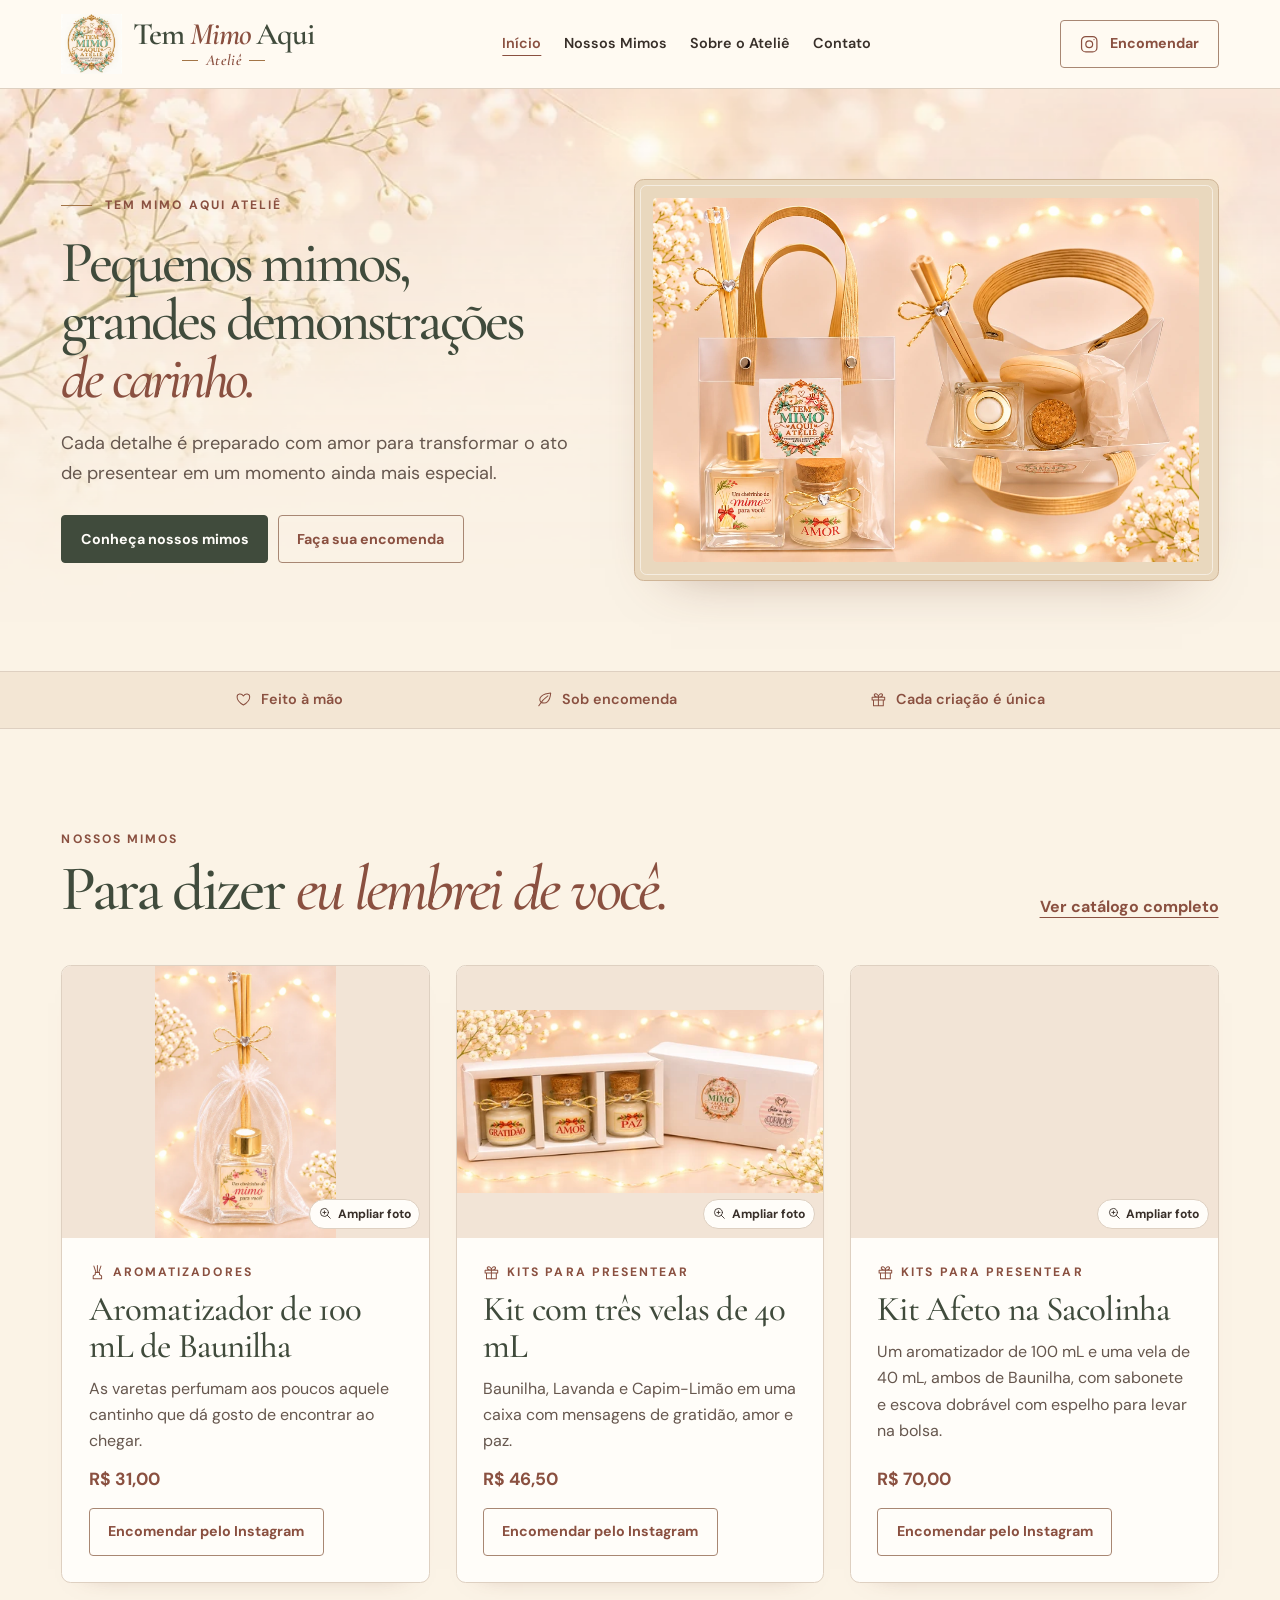
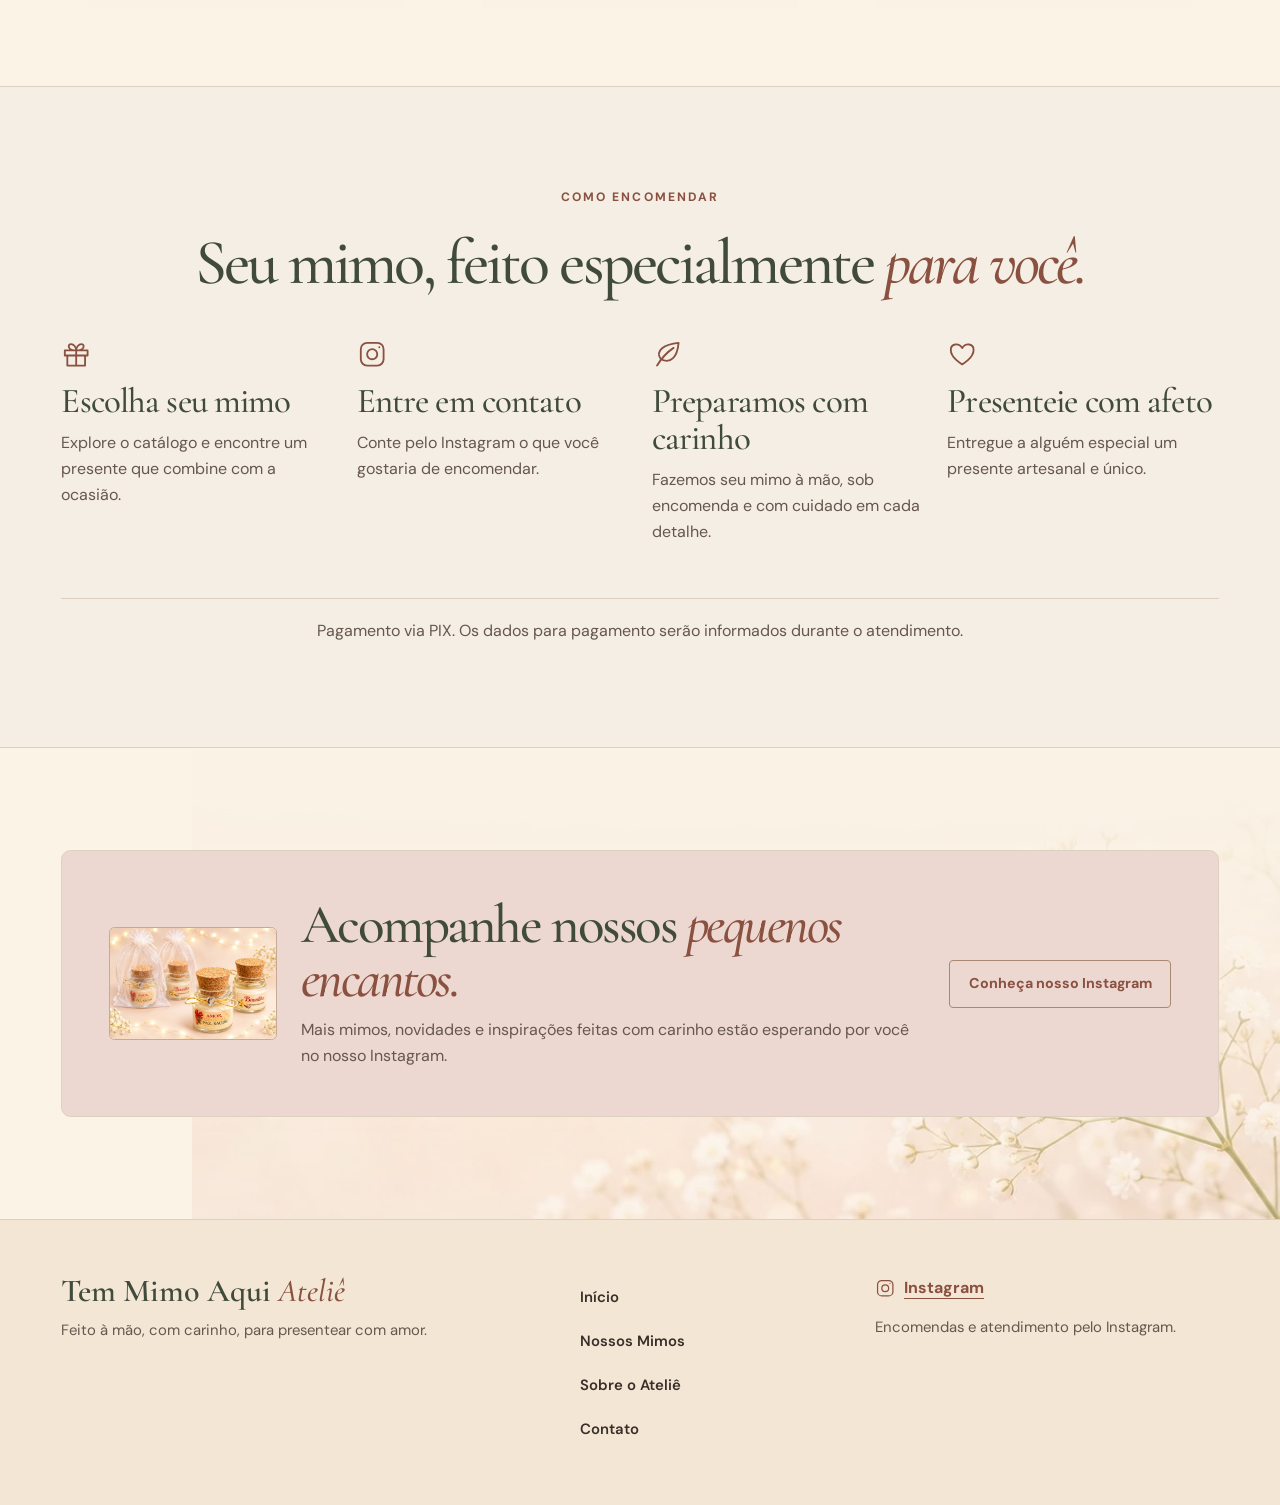
<file: website/index.html>
<!doctype html>
<html lang="pt-BR">
<head>
  <meta charset="utf-8">
  <meta name="viewport" content="width=device-width, initial-scale=1">
  <meta name="theme-color" content="#fbf3e6">
  <title>Tem Mimo Aqui Ateliê | Presentes artesanais</title>
  <meta name="description" content="Presentes artesanais feitos com carinho, pensados para transformar pequenos gestos em lembranças especiais.">
  <meta property="og:title" content="Tem Mimo Aqui Ateliê | Presentes artesanais">
  <meta property="og:description" content="Presentes artesanais feitos com carinho, pensados para transformar pequenos gestos em lembranças especiais.">
  <meta property="og:type" content="website">
  <meta property="og:locale" content="pt_BR">
  <meta property="og:site_name" content="Tem Mimo Aqui Ateliê">
  <link rel="icon" href="assets/icons/favicon.svg" type="image/svg+xml">
  <link rel="preconnect" href="https://fonts.googleapis.com">
  <link rel="preconnect" href="https://fonts.gstatic.com" crossorigin>
  <link rel="stylesheet" href="https://fonts.googleapis.com/css2?family=Cormorant+Garamond:ital,wght@0,400..600;1,400..600&amp;family=DM+Sans:wght@400..700&amp;display=swap">
  <link rel="stylesheet" href="css/styles.css">
  <link rel="stylesheet" href="css/animations.css">
  <script src="js/main.js" defer></script>
  <script src="js/animations.js" defer></script>
</head>
<body>
  <a class="skip-link" href="#conteudo">Pular para o conteúdo</a>
  <!-- inicio:cabecalho -->
<header class="site-header">
  <div class="wrap header-inner">
    <a class="brand" href="index.html" aria-label="Tem Mimo Aqui Ateliê"><span class="brand-mark"><img src="assets/images/logo/logo.jpg" srcset="assets/images/logo/logo-220.webp 220w" sizes="66px" width="1254" height="1254" alt="" decoding="async"></span><span class="brand-name">Tem <em>Mimo</em> Aqui<span>Ateliê</span></span></a>
    <nav class="desktop-nav" aria-label="Navegação principal"><ul><li><a href="index.html" aria-current="page">Início</a></li><li><a href="catalogo.html">Nossos Mimos</a></li><li><a href="sobre.html">Sobre o Ateliê</a></li><li><a href="contato.html">Contato</a></li></ul></nav>
    <a class="button secondary desktop-order instagram" href="https://www.instagram.com/temmimoaqui.atelie/" target="_blank" rel="noopener noreferrer"><svg class="icon " aria-hidden="true"><use href="assets/icons/mimos.svg#instagram"></use></svg>Encomendar</a>
    <details class="mobile-nav">
      <summary><span class="sr-only">Menu principal</span><svg class="icon open-icon" aria-hidden="true"><use href="assets/icons/mimos.svg#menu"></use></svg><svg class="icon close-icon" aria-hidden="true"><use href="assets/icons/mimos.svg#close"></use></svg></summary>
      <nav class="mobile-panel" aria-label="Navegação principal">
        <ul><li><a href="index.html" aria-current="page">Início</a></li><li><a href="catalogo.html">Nossos Mimos</a></li><li><a href="sobre.html">Sobre o Ateliê</a></li><li><a href="contato.html">Contato</a></li></ul>
        <a class="button secondary instagram" href="https://www.instagram.com/temmimoaqui.atelie/" target="_blank" rel="noopener noreferrer"><svg class="icon " aria-hidden="true"><use href="assets/icons/mimos.svg#instagram"></use></svg>Encomendar</a>
      </nav>
    </details>
  </div>
</header>
<!-- fim:cabecalho -->
  <main id="conteudo" tabindex="-1">
<section class="hero wrap">
  <div class="hero-copy">
    <h1 class="eyebrow"><span class="short-rule"></span> Tem Mimo Aqui Ateliê</h1>
    <p class="hero-title">Pequenos mimos,<br> grandes demonstrações <em>de carinho.</em></p>
    <p class="intro">Cada detalhe é preparado com amor para transformar o ato de presentear em um momento ainda mais especial.</p>
    <div class="actions">
      <a class="button primary" href="catalogo.html">Conheça nossos mimos</a>
      <a class="button secondary" href="contato.html">Faça sua encomenda</a>
    </div>
  </div>
  <!-- inicio:hero -->
<div class="editorial-photo hero-photo"><div class="photo-mat"><img src="assets/images/products/Ateli%C3%AA%20de%20Mimos%20Artesanais.png" srcset="assets/images/products/web/kits-480.webp 480w, assets/images/products/web/kits-1080.webp 1080w" sizes="(min-width: 80rem) 620px, (min-width: 54rem) 51vw, 92vw" width="1536" height="1024" alt="Conjuntos para presente em embalagens transparentes com alças douradas." fetchpriority="high" decoding="async"></div><span class="glimmer" aria-hidden="true"></span></div>
<!-- fim:hero -->
</section>
<div class="values">
  <div class="wrap values-inner">
    <span><svg class="icon" aria-hidden="true"><use href="assets/icons/mimos.svg#heart"></use></svg> Feito à mão</span>
    <span><svg class="icon" aria-hidden="true"><use href="assets/icons/mimos.svg#leaf"></use></svg> Sob encomenda</span>
    <span><svg class="icon" aria-hidden="true"><use href="assets/icons/mimos.svg#gift"></use></svg> Cada criação é única</span>
  </div>
</div>
<section class="wrap section" aria-labelledby="vitrine">
  <div class="section-heading split-heading" data-reveal>
    <div><p class="eyebrow">Nossos mimos</p><h2 id="vitrine">Para dizer <em>eu lembrei de você.</em></h2></div>
    <a class="text-link" href="catalogo.html">Ver catálogo completo</a>
  </div>
  <!-- inicio:vitrine -->
<div class="product-grid"><article class="product-card" data-category="aromatizadores" data-reveal>
  <div class="product-media product-media--portrait"><a class="photo-link" href="assets/images/products/Elegant%20Mimo%20Reed%20Diffuser%20Gift.png" aria-label="Ampliar foto de Aromatizador de 100 mL de Baunilha" data-photo-title="Aromatizador de 100 mL de Baunilha">
      <img src="assets/images/products/Elegant%20Mimo%20Reed%20Diffuser%20Gift.png" srcset="assets/images/products/web/aromatizador-480.webp 480w, assets/images/products/web/aromatizador-1024.webp 1024w" sizes="(min-width: 80rem) 380px, (min-width: 62rem) 30vw, (min-width: 42rem) 45vw, 90vw" width="1024" height="1536" alt="Frasco de aromatizador com varetas e laço dourado, em embalagem transparente." loading="lazy" decoding="async">
      <span class="photo-zoom" aria-hidden="true"><svg class="icon " aria-hidden="true"><use href="assets/icons/mimos.svg#zoom"></use></svg> Ampliar foto</span>
    </a></div>
  <div class="product-copy">
    <p class="eyebrow product-category"><svg class="icon " aria-hidden="true"><use href="assets/icons/mimos.svg#diffuser"></use></svg>Aromatizadores</p>
    <h3>Aromatizador de 100 mL de Baunilha</h3>
    <p class="product-description">As varetas perfumam aos poucos aquele cantinho que dá gosto de encontrar ao chegar.</p>
    <p class="price">R$ 31,00</p>
    <a class="button secondary product-order instagram" href="https://www.instagram.com/temmimoaqui.atelie/" target="_blank" rel="noopener noreferrer" aria-label="Encomendar pelo Instagram · Aromatizador de 100 mL de Baunilha">Encomendar pelo Instagram</a>
  </div>
</article>
<article class="product-card" data-category="kits" data-reveal>
  <div class="product-media"><a class="photo-link" href="assets/images/products/Cozy%20Handmade%20Candle%20Gift%20Set%282%29.png" aria-label="Ampliar foto de Kit com três velas de 40 mL" data-photo-title="Kit com três velas de 40 mL">
      <img src="assets/images/products/Cozy%20Handmade%20Candle%20Gift%20Set%282%29.png" srcset="assets/images/products/web/tres-velas-480.webp 480w, assets/images/products/web/tres-velas-1080.webp 1080w" sizes="(min-width: 80rem) 380px, (min-width: 62rem) 30vw, (min-width: 42rem) 45vw, 90vw" width="1774" height="887" alt="Três velas de tampa de cortiça alinhadas em uma caixa branca." loading="lazy" decoding="async">
      <span class="photo-zoom" aria-hidden="true"><svg class="icon " aria-hidden="true"><use href="assets/icons/mimos.svg#zoom"></use></svg> Ampliar foto</span>
    </a></div>
  <div class="product-copy">
    <p class="eyebrow product-category"><svg class="icon " aria-hidden="true"><use href="assets/icons/mimos.svg#gift"></use></svg>Kits para Presentear</p>
    <h3>Kit com três velas de 40 mL</h3>
    <p class="product-description">Baunilha, Lavanda e Capim-Limão em uma caixa com mensagens de gratidão, amor e paz.</p>
    <p class="price">R$ 46,50</p>
    <a class="button secondary product-order instagram" href="https://www.instagram.com/temmimoaqui.atelie/" target="_blank" rel="noopener noreferrer" aria-label="Encomendar pelo Instagram · Kit com três velas de 40 mL">Encomendar pelo Instagram</a>
  </div>
</article>
<article class="product-card" data-category="kits" data-reveal>
  <div class="product-media"><a class="photo-link" href="assets/images/products/Ateli%C3%AA%20de%20Mimos%20Artesanais.png" aria-label="Ampliar foto de Kit Afeto na Sacolinha" data-photo-title="Kit Afeto na Sacolinha">
      <img src="assets/images/products/Ateli%C3%AA%20de%20Mimos%20Artesanais.png" srcset="assets/images/products/web/kits-480.webp 480w, assets/images/products/web/kits-1080.webp 1080w" sizes="(min-width: 80rem) 380px, (min-width: 62rem) 30vw, (min-width: 42rem) 45vw, 90vw" width="1536" height="1024" alt="Conjuntos para presente em embalagens transparentes com alças douradas." loading="lazy" decoding="async">
      <span class="photo-zoom" aria-hidden="true"><svg class="icon " aria-hidden="true"><use href="assets/icons/mimos.svg#zoom"></use></svg> Ampliar foto</span>
    </a></div>
  <div class="product-copy">
    <p class="eyebrow product-category"><svg class="icon " aria-hidden="true"><use href="assets/icons/mimos.svg#gift"></use></svg>Kits para Presentear</p>
    <h3>Kit Afeto na Sacolinha</h3>
    <p class="product-description">Um aromatizador de 100 mL e uma vela de 40 mL, ambos de Baunilha, com sabonete e escova dobrável com espelho para levar na bolsa.</p>
    <p class="price">R$ 70,00</p>
    <a class="button secondary product-order instagram" href="https://www.instagram.com/temmimoaqui.atelie/" target="_blank" rel="noopener noreferrer" aria-label="Encomendar pelo Instagram · Kit Afeto na Sacolinha">Encomendar pelo Instagram</a>
  </div>
</article></div>
<!-- fim:vitrine -->
</section>
<section class="order section" aria-labelledby="encomenda">
  <div class="wrap">
    <div class="section-heading centered" data-reveal><p class="eyebrow">Como encomendar</p><h2 id="encomenda">Seu mimo, feito especialmente <em>para você.</em></h2></div>
    <ol class="steps">
      <li><svg class="icon" aria-hidden="true"><use href="assets/icons/mimos.svg#gift"></use></svg><h3>Escolha seu mimo</h3><p>Explore o catálogo e encontre um presente que combine com a ocasião.</p></li>
      <li><svg class="icon" aria-hidden="true"><use href="assets/icons/mimos.svg#instagram"></use></svg><h3>Entre em contato</h3><p>Conte pelo Instagram o que você gostaria de encomendar.</p></li>
      <li><svg class="icon" aria-hidden="true"><use href="assets/icons/mimos.svg#leaf"></use></svg><h3>Preparamos com carinho</h3><p>Fazemos seu mimo à mão, sob encomenda e com cuidado em cada detalhe.</p></li>
      <li><svg class="icon" aria-hidden="true"><use href="assets/icons/mimos.svg#heart"></use></svg><h3>Presenteie com afeto</h3><p>Entregue a alguém especial um presente artesanal e único.</p></li>
    </ol>
    <!-- inicio:pagamento --><p class="payment">Pagamento via PIX. Os dados para pagamento serão informados durante o atendimento.</p><!-- fim:pagamento -->
  </div>
</section>
<section class="wrap section social-section" data-reveal>
  <div class="social-panel home-social">
    <!-- inicio:social -->
<div class="social-photo"><img src="assets/images/products/Cozy%20Handmade%20Candle%20Gift%20Set.png" srcset="assets/images/products/web/baunilha-480.webp 480w, assets/images/products/web/baunilha-1080.webp 1080w" sizes="170px" width="1536" height="1024" alt="Velas em potes com tampas de cortiça, incluindo uma com rótulo de Baunilha." loading="lazy" decoding="async"></div>
<!-- fim:social -->
    <div><h2>Acompanhe nossos <em>pequenos encantos.</em></h2><p>Mais mimos, novidades e inspirações feitas com carinho estão esperando por você no nosso Instagram.</p></div>
    <a class="button secondary instagram" data-instagram href="https://www.instagram.com/temmimoaqui.atelie/" target="_blank" rel="noopener noreferrer">Conheça nosso Instagram</a>
  </div>
</section>
  </main>
  <!-- inicio:ampliacao -->
<dialog id="photo-dialog" class="photo-dialog" aria-labelledby="photo-title">
  <div class="photo-dialog-header">
    <h2 id="photo-title"></h2>
    <form method="dialog">
      <button type="submit" aria-label="Fechar foto ampliada" autofocus><svg class="icon " aria-hidden="true"><use href="assets/icons/mimos.svg#close"></use></svg></button>
    </form>
  </div>
  <img alt="">
</dialog>
<!-- fim:ampliacao -->
  <!-- inicio:rodape -->
<footer class="site-footer">
  <div class="wrap footer-grid">
    <div><a class="footer-brand" href="index.html">Tem Mimo Aqui <em>Ateliê</em></a><p>Feito à mão, com carinho, para presentear com amor.</p></div>
    <nav aria-label="Navegação do rodapé"><ul><li><a href="index.html">Início</a></li><li><a href="catalogo.html">Nossos Mimos</a></li><li><a href="sobre.html">Sobre o Ateliê</a></li><li><a href="contato.html">Contato</a></li></ul></nav>
    <div class="footer-order"><a class="text-link instagram" href="https://www.instagram.com/temmimoaqui.atelie/" target="_blank" rel="noopener noreferrer"><svg class="icon " aria-hidden="true"><use href="assets/icons/mimos.svg#instagram"></use></svg> Instagram</a><p>Encomendas e atendimento pelo Instagram.</p></div>
  </div>
</footer>
<!-- fim:rodape -->
</body>
</html>
</file>
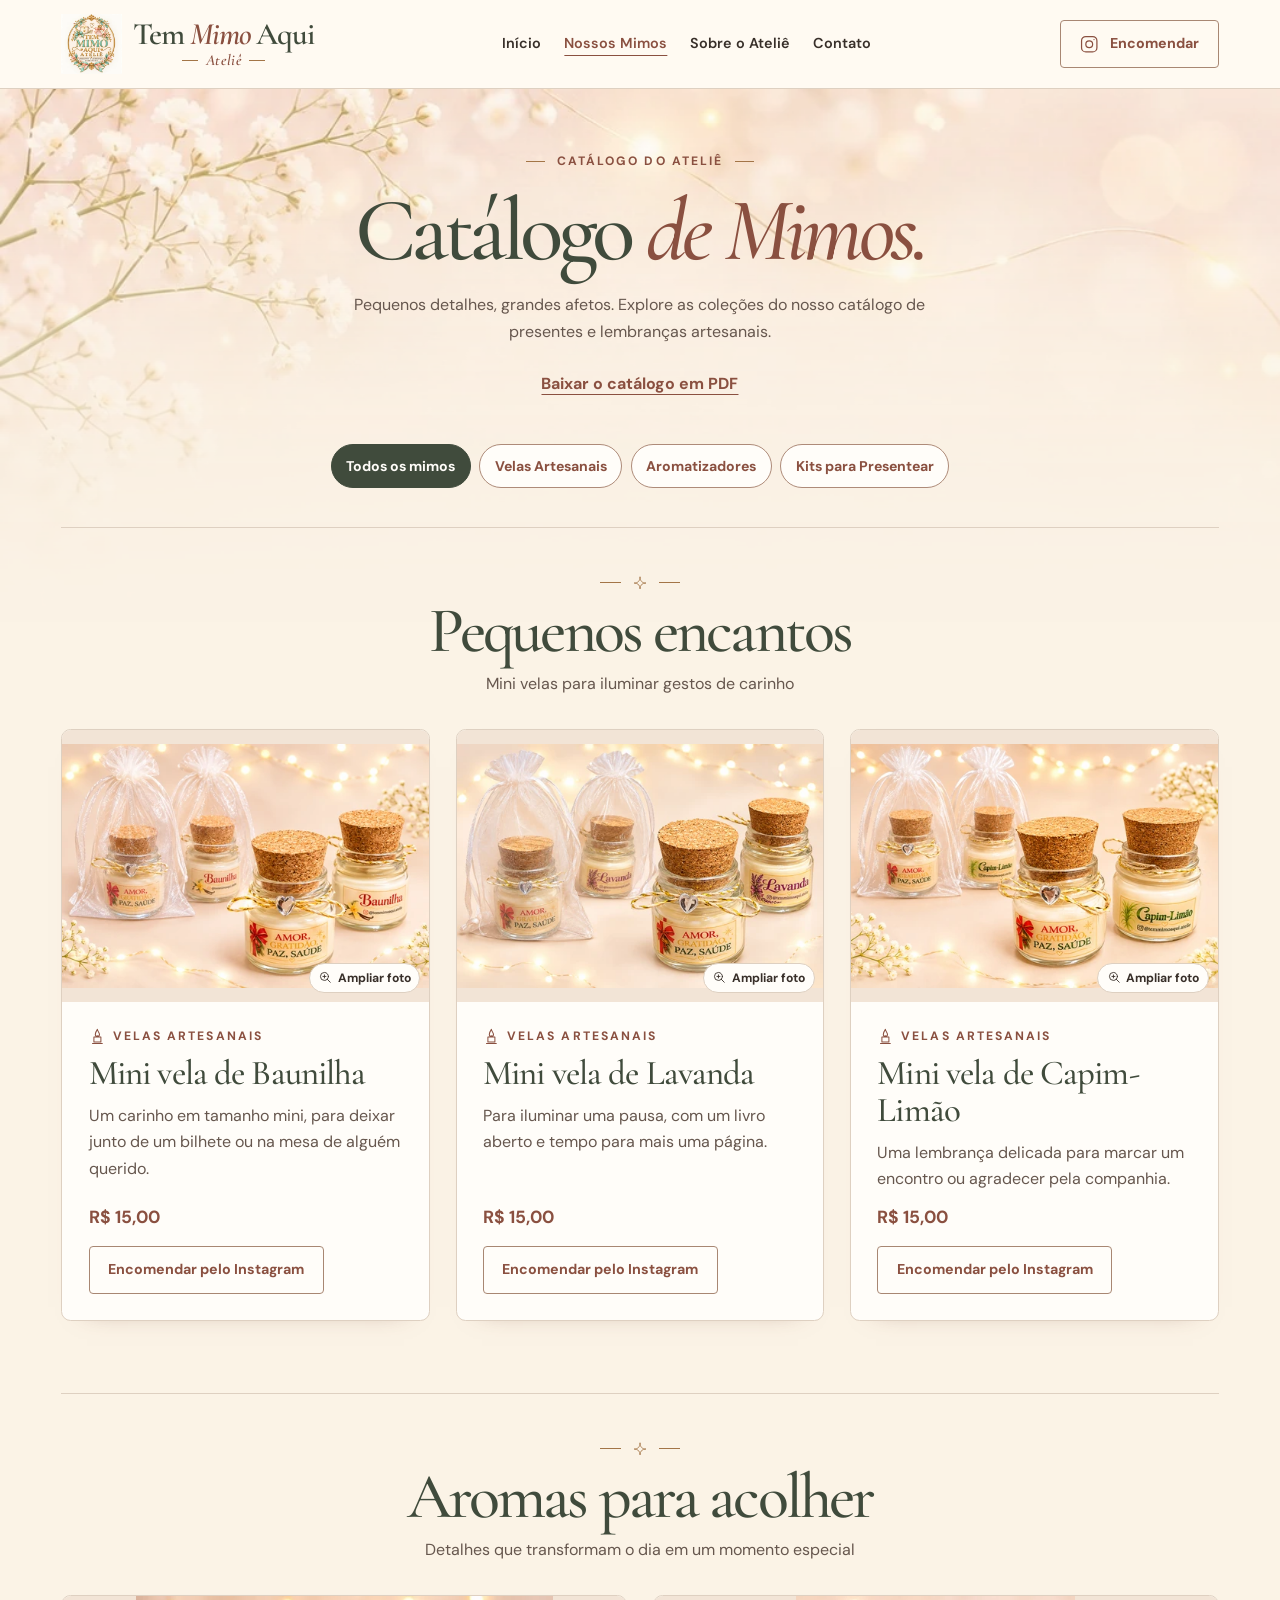
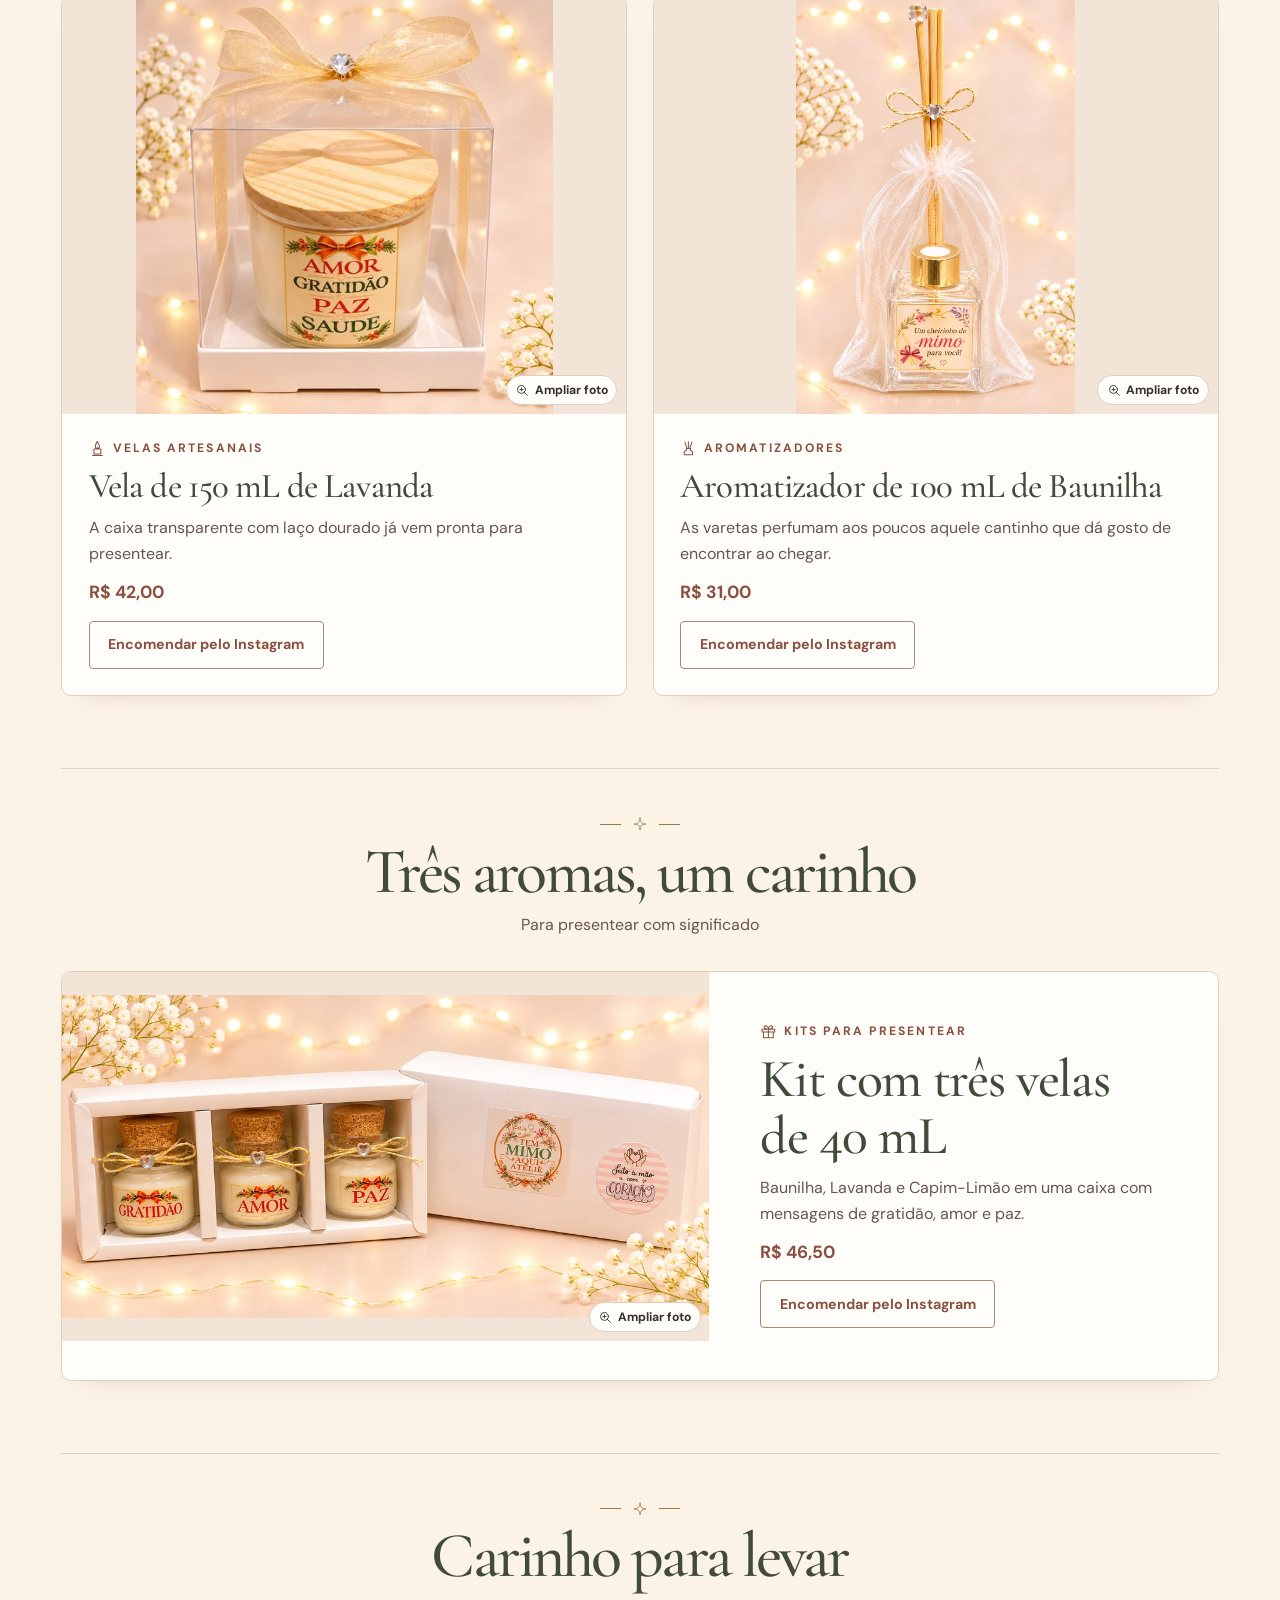
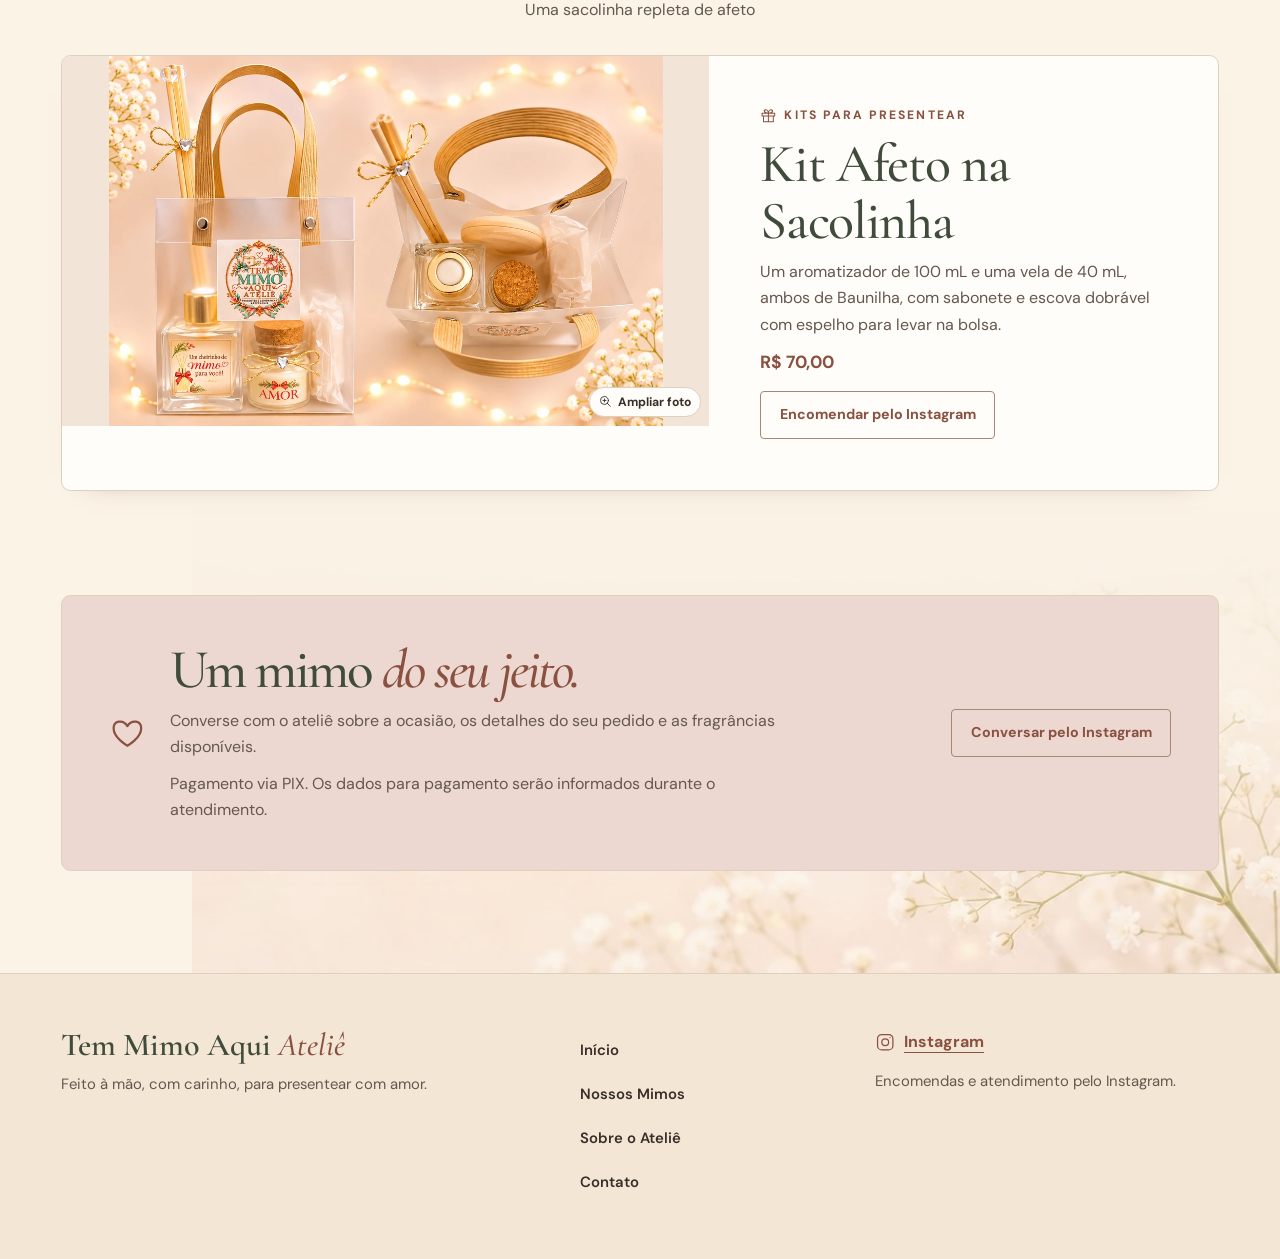
<file: website/catalogo.html>
<!doctype html>
<html lang="pt-BR">
<head>
  <meta charset="utf-8">
  <meta name="viewport" content="width=device-width, initial-scale=1">
  <meta name="theme-color" content="#fbf3e6">
  <title>Nossos Mimos | Tem Mimo Aqui Ateliê</title>
  <meta name="description" content="Conheça as velas artesanais, os aromatizadores e os kits para presentear do Tem Mimo Aqui Ateliê.">
  <meta property="og:title" content="Nossos Mimos | Tem Mimo Aqui Ateliê">
  <meta property="og:description" content="Conheça as velas artesanais, os aromatizadores e os kits para presentear do Tem Mimo Aqui Ateliê.">
  <meta property="og:type" content="website">
  <meta property="og:locale" content="pt_BR">
  <meta property="og:site_name" content="Tem Mimo Aqui Ateliê">
  <link rel="icon" href="assets/icons/favicon.svg" type="image/svg+xml">
  <link rel="preconnect" href="https://fonts.googleapis.com">
  <link rel="preconnect" href="https://fonts.gstatic.com" crossorigin>
  <link rel="stylesheet" href="https://fonts.googleapis.com/css2?family=Cormorant+Garamond:ital,wght@0,400..600;1,400..600&amp;family=DM+Sans:wght@400..700&amp;display=swap">
  <link rel="stylesheet" href="css/styles.css">
  <link rel="stylesheet" href="css/animations.css">
  <script src="js/main.js" defer></script>
  <script src="js/animations.js" defer></script>
</head>
<body>
  <a class="skip-link" href="#conteudo">Pular para o conteúdo</a>
  <!-- inicio:cabecalho -->
<header class="site-header">
  <div class="wrap header-inner">
    <a class="brand" href="index.html" aria-label="Tem Mimo Aqui Ateliê"><span class="brand-mark"><img src="assets/images/logo/logo.jpg" srcset="assets/images/logo/logo-220.webp 220w" sizes="66px" width="1254" height="1254" alt="" decoding="async"></span><span class="brand-name">Tem <em>Mimo</em> Aqui<span>Ateliê</span></span></a>
    <nav class="desktop-nav" aria-label="Navegação principal"><ul><li><a href="index.html">Início</a></li><li><a href="catalogo.html" aria-current="page">Nossos Mimos</a></li><li><a href="sobre.html">Sobre o Ateliê</a></li><li><a href="contato.html">Contato</a></li></ul></nav>
    <a class="button secondary desktop-order instagram" href="https://www.instagram.com/temmimoaqui.atelie/" target="_blank" rel="noopener noreferrer"><svg class="icon " aria-hidden="true"><use href="assets/icons/mimos.svg#instagram"></use></svg>Encomendar</a>
    <details class="mobile-nav">
      <summary><span class="sr-only">Menu principal</span><svg class="icon open-icon" aria-hidden="true"><use href="assets/icons/mimos.svg#menu"></use></svg><svg class="icon close-icon" aria-hidden="true"><use href="assets/icons/mimos.svg#close"></use></svg></summary>
      <nav class="mobile-panel" aria-label="Navegação principal">
        <ul><li><a href="index.html">Início</a></li><li><a href="catalogo.html" aria-current="page">Nossos Mimos</a></li><li><a href="sobre.html">Sobre o Ateliê</a></li><li><a href="contato.html">Contato</a></li></ul>
        <a class="button secondary instagram" href="https://www.instagram.com/temmimoaqui.atelie/" target="_blank" rel="noopener noreferrer"><svg class="icon " aria-hidden="true"><use href="assets/icons/mimos.svg#instagram"></use></svg>Encomendar</a>
      </nav>
    </details>
  </div>
</header>
<!-- fim:cabecalho -->
  <main id="conteudo" tabindex="-1">
<section class="page-intro wrap">
  <p class="eyebrow ornament">Catálogo do ateliê</p>
  <h1>Catálogo <em>de Mimos.</em></h1>
  <p>Pequenos detalhes, grandes afetos. Explore as coleções do nosso catálogo de presentes e lembranças artesanais.</p>
  <!-- inicio:pdf -->
<a class="text-link pdf-link" href="assets/catalogo/catalogo-tem-mimo-aqui.pdf" download>Baixar o catálogo em PDF</a>
<!-- fim:pdf -->
</section>
<section class="wrap catalog" aria-labelledby="colecao">
  <h2 class="sr-only" id="colecao">Coleção de mimos</h2>
  <!-- inicio:filtros -->
<div class="filters" hidden role="group" aria-label="Filtrar por categoria" aria-controls="catalog-results"><button type="button" data-filter="todos" aria-pressed="true">Todos os mimos</button><button type="button" data-filter="velas" aria-pressed="false">Velas Artesanais</button><button type="button" data-filter="aromatizadores" aria-pressed="false">Aromatizadores</button><button type="button" data-filter="kits" aria-pressed="false">Kits para Presentear</button></div><p class="sr-only" id="catalog-status" role="status"></p>
<!-- fim:filtros -->
  <!-- inicio:catalogo -->
<div id="catalog-results"><section class="catalog-edition" data-edition aria-labelledby="pequenos-encantos">
  <div class="edition-heading" data-reveal>
    <span class="edition-ornament" aria-hidden="true"><svg class="icon " aria-hidden="true"><use href="assets/icons/mimos.svg#sparkle"></use></svg></span>
    <h2 id="pequenos-encantos">Pequenos encantos</h2>
    <p>Mini velas para iluminar gestos de carinho</p>
  </div>
  <div class="product-grid"><article class="product-card" data-category="velas" data-reveal>
  <div class="product-media"><a class="photo-link" href="assets/images/products/Cozy%20Handmade%20Candle%20Gift%20Set.png" aria-label="Ampliar foto de Mini vela de Baunilha" data-photo-title="Mini vela de Baunilha">
      <img src="assets/images/products/Cozy%20Handmade%20Candle%20Gift%20Set.png" srcset="assets/images/products/web/baunilha-480.webp 480w, assets/images/products/web/baunilha-1080.webp 1080w" sizes="(min-width: 80rem) 380px, (min-width: 62rem) 30vw, (min-width: 42rem) 45vw, 90vw" width="1536" height="1024" alt="Velas em potes com tampas de cortiça, incluindo uma com rótulo de Baunilha." loading="lazy" decoding="async">
      <span class="photo-zoom" aria-hidden="true"><svg class="icon " aria-hidden="true"><use href="assets/icons/mimos.svg#zoom"></use></svg> Ampliar foto</span>
    </a></div>
  <div class="product-copy">
    <p class="eyebrow product-category"><svg class="icon " aria-hidden="true"><use href="assets/icons/mimos.svg#candle"></use></svg>Velas Artesanais</p>
    <h3>Mini vela de Baunilha</h3>
    <p class="product-description">Um carinho em tamanho mini, para deixar junto de um bilhete ou na mesa de alguém querido.</p>
    <p class="price">R$ 15,00</p>
    <a class="button secondary product-order instagram" href="https://www.instagram.com/temmimoaqui.atelie/" target="_blank" rel="noopener noreferrer" aria-label="Encomendar pelo Instagram · Mini vela de Baunilha">Encomendar pelo Instagram</a>
  </div>
</article>
<article class="product-card" data-category="velas" data-reveal>
  <div class="product-media"><a class="photo-link" href="assets/images/products/Festive%20Lavender%20Favor%20Candle%20Collection.png" aria-label="Ampliar foto de Mini vela de Lavanda" data-photo-title="Mini vela de Lavanda">
      <img src="assets/images/products/Festive%20Lavender%20Favor%20Candle%20Collection.png" srcset="assets/images/products/web/lavanda-480.webp 480w, assets/images/products/web/lavanda-1080.webp 1080w" sizes="(min-width: 80rem) 380px, (min-width: 62rem) 30vw, (min-width: 42rem) 45vw, 90vw" width="1536" height="1024" alt="Velas para lembrancinha com tampas de cortiça, incluindo uma com rótulo de Lavanda." loading="lazy" decoding="async">
      <span class="photo-zoom" aria-hidden="true"><svg class="icon " aria-hidden="true"><use href="assets/icons/mimos.svg#zoom"></use></svg> Ampliar foto</span>
    </a></div>
  <div class="product-copy">
    <p class="eyebrow product-category"><svg class="icon " aria-hidden="true"><use href="assets/icons/mimos.svg#candle"></use></svg>Velas Artesanais</p>
    <h3>Mini vela de Lavanda</h3>
    <p class="product-description">Para iluminar uma pausa, com um livro aberto e tempo para mais uma página.</p>
    <p class="price">R$ 15,00</p>
    <a class="button secondary product-order instagram" href="https://www.instagram.com/temmimoaqui.atelie/" target="_blank" rel="noopener noreferrer" aria-label="Encomendar pelo Instagram · Mini vela de Lavanda">Encomendar pelo Instagram</a>
  </div>
</article>
<article class="product-card" data-category="velas" data-reveal>
  <div class="product-media"><a class="photo-link" href="assets/images/products/Cozy%20Handmade%20Candle%20Gift%20Set%281%29.png" aria-label="Ampliar foto de Mini vela de Capim-Limão" data-photo-title="Mini vela de Capim-Limão">
      <img src="assets/images/products/Cozy%20Handmade%20Candle%20Gift%20Set%281%29.png" srcset="assets/images/products/web/capim-limao-480.webp 480w, assets/images/products/web/capim-limao-1080.webp 1080w" sizes="(min-width: 80rem) 380px, (min-width: 62rem) 30vw, (min-width: 42rem) 45vw, 90vw" width="1536" height="1024" alt="Velas em potes com tampas de cortiça, incluindo uma com rótulo de Capim-Limão." loading="lazy" decoding="async">
      <span class="photo-zoom" aria-hidden="true"><svg class="icon " aria-hidden="true"><use href="assets/icons/mimos.svg#zoom"></use></svg> Ampliar foto</span>
    </a></div>
  <div class="product-copy">
    <p class="eyebrow product-category"><svg class="icon " aria-hidden="true"><use href="assets/icons/mimos.svg#candle"></use></svg>Velas Artesanais</p>
    <h3>Mini vela de Capim-Limão</h3>
    <p class="product-description">Uma lembrança delicada para marcar um encontro ou agradecer pela companhia.</p>
    <p class="price">R$ 15,00</p>
    <a class="button secondary product-order instagram" href="https://www.instagram.com/temmimoaqui.atelie/" target="_blank" rel="noopener noreferrer" aria-label="Encomendar pelo Instagram · Mini vela de Capim-Limão">Encomendar pelo Instagram</a>
  </div>
</article></div>
</section>
<section class="catalog-edition" data-edition aria-labelledby="aromas-para-acolher">
  <div class="edition-heading" data-reveal>
    <span class="edition-ornament" aria-hidden="true"><svg class="icon " aria-hidden="true"><use href="assets/icons/mimos.svg#sparkle"></use></svg></span>
    <h2 id="aromas-para-acolher">Aromas para acolher</h2>
    <p>Detalhes que transformam o dia em um momento especial</p>
  </div>
  <div class="product-grid"><article class="product-card" data-category="velas" data-reveal>
  <div class="product-media product-media--square"><a class="photo-link" href="assets/images/products/Elegant%20Candle%20Gift%20Box%20with%20Golden%20Bow.png" aria-label="Ampliar foto de Vela de 150 mL de Lavanda" data-photo-title="Vela de 150 mL de Lavanda">
      <img src="assets/images/products/Elegant%20Candle%20Gift%20Box%20with%20Golden%20Bow.png" srcset="assets/images/products/web/vela-embalada-480.webp 480w, assets/images/products/web/vela-embalada-1080.webp 1080w" sizes="(min-width: 80rem) 380px, (min-width: 62rem) 30vw, (min-width: 42rem) 45vw, 90vw" width="1254" height="1254" alt="Vela com tampa de madeira em caixa transparente com laço dourado." loading="lazy" decoding="async">
      <span class="photo-zoom" aria-hidden="true"><svg class="icon " aria-hidden="true"><use href="assets/icons/mimos.svg#zoom"></use></svg> Ampliar foto</span>
    </a></div>
  <div class="product-copy">
    <p class="eyebrow product-category"><svg class="icon " aria-hidden="true"><use href="assets/icons/mimos.svg#candle"></use></svg>Velas Artesanais</p>
    <h3>Vela de 150 mL de Lavanda</h3>
    <p class="product-description">A caixa transparente com laço dourado já vem pronta para presentear.</p>
    <p class="price">R$ 42,00</p>
    <a class="button secondary product-order instagram" href="https://www.instagram.com/temmimoaqui.atelie/" target="_blank" rel="noopener noreferrer" aria-label="Encomendar pelo Instagram · Vela de 150 mL de Lavanda">Encomendar pelo Instagram</a>
  </div>
</article>
<article class="product-card" data-category="aromatizadores" data-reveal>
  <div class="product-media product-media--portrait"><a class="photo-link" href="assets/images/products/Elegant%20Mimo%20Reed%20Diffuser%20Gift.png" aria-label="Ampliar foto de Aromatizador de 100 mL de Baunilha" data-photo-title="Aromatizador de 100 mL de Baunilha">
      <img src="assets/images/products/Elegant%20Mimo%20Reed%20Diffuser%20Gift.png" srcset="assets/images/products/web/aromatizador-480.webp 480w, assets/images/products/web/aromatizador-1024.webp 1024w" sizes="(min-width: 80rem) 380px, (min-width: 62rem) 30vw, (min-width: 42rem) 45vw, 90vw" width="1024" height="1536" alt="Frasco de aromatizador com varetas e laço dourado, em embalagem transparente." loading="lazy" decoding="async">
      <span class="photo-zoom" aria-hidden="true"><svg class="icon " aria-hidden="true"><use href="assets/icons/mimos.svg#zoom"></use></svg> Ampliar foto</span>
    </a></div>
  <div class="product-copy">
    <p class="eyebrow product-category"><svg class="icon " aria-hidden="true"><use href="assets/icons/mimos.svg#diffuser"></use></svg>Aromatizadores</p>
    <h3>Aromatizador de 100 mL de Baunilha</h3>
    <p class="product-description">As varetas perfumam aos poucos aquele cantinho que dá gosto de encontrar ao chegar.</p>
    <p class="price">R$ 31,00</p>
    <a class="button secondary product-order instagram" href="https://www.instagram.com/temmimoaqui.atelie/" target="_blank" rel="noopener noreferrer" aria-label="Encomendar pelo Instagram · Aromatizador de 100 mL de Baunilha">Encomendar pelo Instagram</a>
  </div>
</article></div>
</section>
<section class="catalog-edition single-edition" data-edition aria-labelledby="tres-aromas">
  <div class="edition-heading" data-reveal>
    <span class="edition-ornament" aria-hidden="true"><svg class="icon " aria-hidden="true"><use href="assets/icons/mimos.svg#sparkle"></use></svg></span>
    <h2 id="tres-aromas">Três aromas, um carinho</h2>
    <p>Para presentear com significado</p>
  </div>
  <div class="product-grid"><article class="product-card" data-category="kits" data-reveal>
  <div class="product-media"><a class="photo-link" href="assets/images/products/Cozy%20Handmade%20Candle%20Gift%20Set%282%29.png" aria-label="Ampliar foto de Kit com três velas de 40 mL" data-photo-title="Kit com três velas de 40 mL">
      <img src="assets/images/products/Cozy%20Handmade%20Candle%20Gift%20Set%282%29.png" srcset="assets/images/products/web/tres-velas-480.webp 480w, assets/images/products/web/tres-velas-1080.webp 1080w" sizes="(min-width: 80rem) 650px, (min-width: 54rem) 51vw, 90vw" width="1774" height="887" alt="Três velas de tampa de cortiça alinhadas em uma caixa branca." loading="lazy" decoding="async">
      <span class="photo-zoom" aria-hidden="true"><svg class="icon " aria-hidden="true"><use href="assets/icons/mimos.svg#zoom"></use></svg> Ampliar foto</span>
    </a></div>
  <div class="product-copy">
    <p class="eyebrow product-category"><svg class="icon " aria-hidden="true"><use href="assets/icons/mimos.svg#gift"></use></svg>Kits para Presentear</p>
    <h3>Kit com três velas de 40 mL</h3>
    <p class="product-description">Baunilha, Lavanda e Capim-Limão em uma caixa com mensagens de gratidão, amor e paz.</p>
    <p class="price">R$ 46,50</p>
    <a class="button secondary product-order instagram" href="https://www.instagram.com/temmimoaqui.atelie/" target="_blank" rel="noopener noreferrer" aria-label="Encomendar pelo Instagram · Kit com três velas de 40 mL">Encomendar pelo Instagram</a>
  </div>
</article></div>
</section>
<section class="catalog-edition single-edition" data-edition aria-labelledby="carinho-para-levar">
  <div class="edition-heading" data-reveal>
    <span class="edition-ornament" aria-hidden="true"><svg class="icon " aria-hidden="true"><use href="assets/icons/mimos.svg#sparkle"></use></svg></span>
    <h2 id="carinho-para-levar">Carinho para levar</h2>
    <p>Uma sacolinha repleta de afeto</p>
  </div>
  <div class="product-grid"><article class="product-card" data-category="kits" data-reveal>
  <div class="product-media"><a class="photo-link" href="assets/images/products/Ateli%C3%AA%20de%20Mimos%20Artesanais.png" aria-label="Ampliar foto de Kit Afeto na Sacolinha" data-photo-title="Kit Afeto na Sacolinha">
      <img src="assets/images/products/Ateli%C3%AA%20de%20Mimos%20Artesanais.png" srcset="assets/images/products/web/kits-480.webp 480w, assets/images/products/web/kits-1080.webp 1080w" sizes="(min-width: 80rem) 650px, (min-width: 54rem) 51vw, 90vw" width="1536" height="1024" alt="Conjuntos para presente em embalagens transparentes com alças douradas." loading="lazy" decoding="async">
      <span class="photo-zoom" aria-hidden="true"><svg class="icon " aria-hidden="true"><use href="assets/icons/mimos.svg#zoom"></use></svg> Ampliar foto</span>
    </a></div>
  <div class="product-copy">
    <p class="eyebrow product-category"><svg class="icon " aria-hidden="true"><use href="assets/icons/mimos.svg#gift"></use></svg>Kits para Presentear</p>
    <h3>Kit Afeto na Sacolinha</h3>
    <p class="product-description">Um aromatizador de 100 mL e uma vela de 40 mL, ambos de Baunilha, com sabonete e escova dobrável com espelho para levar na bolsa.</p>
    <p class="price">R$ 70,00</p>
    <a class="button secondary product-order instagram" href="https://www.instagram.com/temmimoaqui.atelie/" target="_blank" rel="noopener noreferrer" aria-label="Encomendar pelo Instagram · Kit Afeto na Sacolinha">Encomendar pelo Instagram</a>
  </div>
</article></div>
</section></div>
<!-- fim:catalogo -->
  <p class="empty" id="catalog-empty" hidden>Ainda não há mimos nesta categoria. Acompanhe as novidades pelo <a class="text-link instagram" data-instagram href="https://www.instagram.com/temmimoaqui.atelie/" target="_blank" rel="noopener noreferrer">Instagram do ateliê</a>.</p>
</section>
<section class="wrap section catalog-note" data-reveal>
  <div class="social-panel">
    <svg class="icon social-icon" aria-hidden="true"><use href="assets/icons/mimos.svg#heart"></use></svg>
    <div><h2>Um mimo <em>do seu jeito.</em></h2><p>Converse com o ateliê sobre a ocasião, os detalhes do seu pedido e as fragrâncias disponíveis.</p><!-- inicio:pagamento --><p class="payment">Pagamento via PIX. Os dados para pagamento serão informados durante o atendimento.</p><!-- fim:pagamento --></div>
    <a class="button secondary instagram" data-instagram href="https://www.instagram.com/temmimoaqui.atelie/" target="_blank" rel="noopener noreferrer">Conversar pelo Instagram</a>
  </div>
</section>
  </main>
  <!-- inicio:ampliacao -->
<dialog id="photo-dialog" class="photo-dialog" aria-labelledby="photo-title">
  <div class="photo-dialog-header">
    <h2 id="photo-title"></h2>
    <form method="dialog">
      <button type="submit" aria-label="Fechar foto ampliada" autofocus><svg class="icon " aria-hidden="true"><use href="assets/icons/mimos.svg#close"></use></svg></button>
    </form>
  </div>
  <img alt="">
</dialog>
<!-- fim:ampliacao -->
  <!-- inicio:rodape -->
<footer class="site-footer">
  <div class="wrap footer-grid">
    <div><a class="footer-brand" href="index.html">Tem Mimo Aqui <em>Ateliê</em></a><p>Feito à mão, com carinho, para presentear com amor.</p></div>
    <nav aria-label="Navegação do rodapé"><ul><li><a href="index.html">Início</a></li><li><a href="catalogo.html">Nossos Mimos</a></li><li><a href="sobre.html">Sobre o Ateliê</a></li><li><a href="contato.html">Contato</a></li></ul></nav>
    <div class="footer-order"><a class="text-link instagram" href="https://www.instagram.com/temmimoaqui.atelie/" target="_blank" rel="noopener noreferrer"><svg class="icon " aria-hidden="true"><use href="assets/icons/mimos.svg#instagram"></use></svg> Instagram</a><p>Encomendas e atendimento pelo Instagram.</p></div>
  </div>
</footer>
<!-- fim:rodape -->
</body>
</html>
</file>
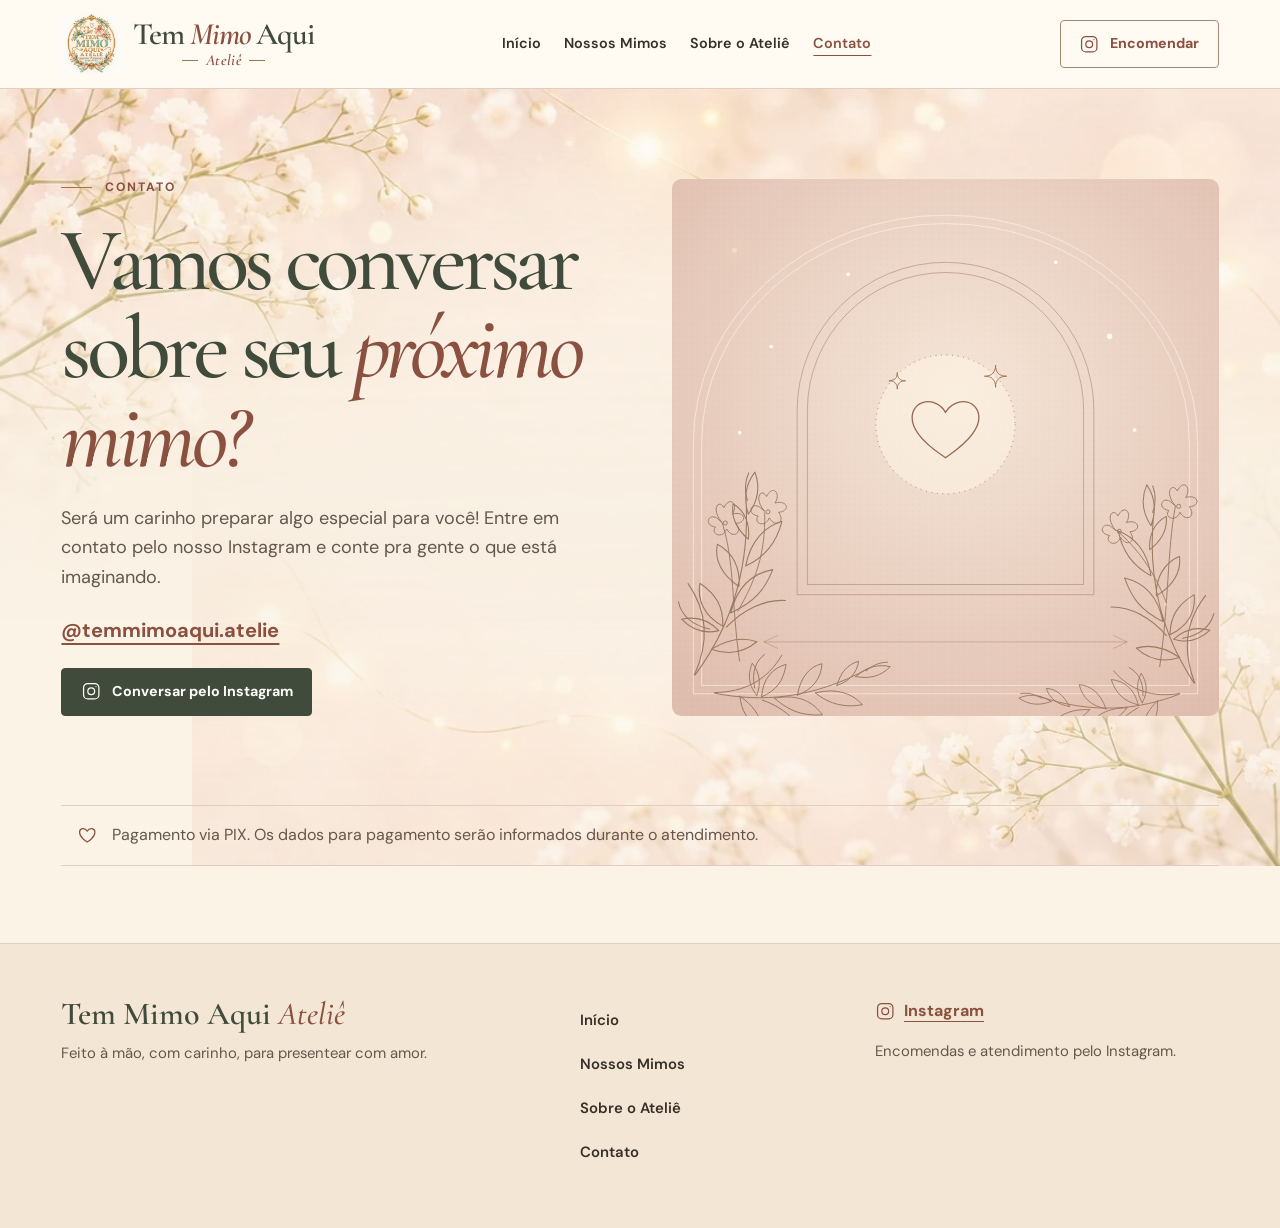
<file: website/contato.html>
<!doctype html>
<html lang="pt-BR">
<head>
  <meta charset="utf-8">
  <meta name="viewport" content="width=device-width, initial-scale=1">
  <meta name="theme-color" content="#fbf3e6">
  <title>Contato | Tem Mimo Aqui Ateliê</title>
  <meta name="description" content="Converse com o Tem Mimo Aqui Ateliê no Instagram para tirar dúvidas e encomendar presentes artesanais.">
  <meta property="og:title" content="Contato | Tem Mimo Aqui Ateliê">
  <meta property="og:description" content="Converse com o Tem Mimo Aqui Ateliê no Instagram para tirar dúvidas e encomendar presentes artesanais.">
  <meta property="og:type" content="website">
  <meta property="og:locale" content="pt_BR">
  <meta property="og:site_name" content="Tem Mimo Aqui Ateliê">
  <link rel="icon" href="assets/icons/favicon.svg" type="image/svg+xml">
  <link rel="preconnect" href="https://fonts.googleapis.com">
  <link rel="preconnect" href="https://fonts.gstatic.com" crossorigin>
  <link rel="stylesheet" href="https://fonts.googleapis.com/css2?family=Cormorant+Garamond:ital,wght@0,400..600;1,400..600&amp;family=DM+Sans:wght@400..700&amp;display=swap">
  <link rel="stylesheet" href="css/styles.css">
  <link rel="stylesheet" href="css/animations.css">
  <script src="js/main.js" defer></script>
  <script src="js/animations.js" defer></script>
</head>
<body>
  <a class="skip-link" href="#conteudo">Pular para o conteúdo</a>
  <!-- inicio:cabecalho -->
<header class="site-header">
  <div class="wrap header-inner">
    <a class="brand" href="index.html" aria-label="Tem Mimo Aqui Ateliê"><span class="brand-mark"><img src="assets/images/logo/logo.jpg" srcset="assets/images/logo/logo-220.webp 220w" sizes="66px" width="1254" height="1254" alt="" decoding="async"></span><span class="brand-name">Tem <em>Mimo</em> Aqui<span>Ateliê</span></span></a>
    <nav class="desktop-nav" aria-label="Navegação principal"><ul><li><a href="index.html">Início</a></li><li><a href="catalogo.html">Nossos Mimos</a></li><li><a href="sobre.html">Sobre o Ateliê</a></li><li><a href="contato.html" aria-current="page">Contato</a></li></ul></nav>
    <a class="button secondary desktop-order instagram" href="https://www.instagram.com/temmimoaqui.atelie/" target="_blank" rel="noopener noreferrer"><svg class="icon " aria-hidden="true"><use href="assets/icons/mimos.svg#instagram"></use></svg>Encomendar</a>
    <details class="mobile-nav">
      <summary><span class="sr-only">Menu principal</span><svg class="icon open-icon" aria-hidden="true"><use href="assets/icons/mimos.svg#menu"></use></svg><svg class="icon close-icon" aria-hidden="true"><use href="assets/icons/mimos.svg#close"></use></svg></summary>
      <nav class="mobile-panel" aria-label="Navegação principal">
        <ul><li><a href="index.html">Início</a></li><li><a href="catalogo.html">Nossos Mimos</a></li><li><a href="sobre.html">Sobre o Ateliê</a></li><li><a href="contato.html" aria-current="page">Contato</a></li></ul>
        <a class="button secondary instagram" href="https://www.instagram.com/temmimoaqui.atelie/" target="_blank" rel="noopener noreferrer"><svg class="icon " aria-hidden="true"><use href="assets/icons/mimos.svg#instagram"></use></svg>Encomendar</a>
      </nav>
    </details>
  </div>
</header>
<!-- fim:cabecalho -->
  <main id="conteudo" tabindex="-1">
<section class="wrap contact-layout">
  <div class="contact-copy">
    <p class="eyebrow"><span class="short-rule"></span> Contato</p>
    <h1>Vamos conversar sobre seu <em>próximo mimo?</em></h1>
    <p class="intro">Será um carinho preparar algo especial para você! Entre em contato pelo nosso Instagram e conte pra gente o que está imaginando.</p>
    <p class="handle"><a class="text-link instagram" data-instagram href="https://www.instagram.com/temmimoaqui.atelie/" target="_blank" rel="noopener noreferrer"><!-- inicio:usuario -->@temmimoaqui.atelie<!-- fim:usuario --></a></p>
    <a class="button primary instagram contact-button" data-instagram href="https://www.instagram.com/temmimoaqui.atelie/" target="_blank" rel="noopener noreferrer"><svg class="icon" aria-hidden="true"><use href="assets/icons/mimos.svg#instagram"></use></svg> Conversar pelo Instagram</a>
  </div>
  <div class="contact-art" aria-hidden="true"><img src="assets/images/decorative/botanica.svg" alt="" width="590" height="580"><span class="glimmer"></span></div>
</section>
<div class="wrap contact-payment" data-reveal>
  <svg class="icon" aria-hidden="true"><use href="assets/icons/mimos.svg#heart"></use></svg>
  <!-- inicio:pagamento --><p class="payment">Pagamento via PIX. Os dados para pagamento serão informados durante o atendimento.</p><!-- fim:pagamento -->
</div>
  </main>
  <!-- inicio:rodape -->
<footer class="site-footer">
  <div class="wrap footer-grid">
    <div><a class="footer-brand" href="index.html">Tem Mimo Aqui <em>Ateliê</em></a><p>Feito à mão, com carinho, para presentear com amor.</p></div>
    <nav aria-label="Navegação do rodapé"><ul><li><a href="index.html">Início</a></li><li><a href="catalogo.html">Nossos Mimos</a></li><li><a href="sobre.html">Sobre o Ateliê</a></li><li><a href="contato.html">Contato</a></li></ul></nav>
    <div class="footer-order"><a class="text-link instagram" href="https://www.instagram.com/temmimoaqui.atelie/" target="_blank" rel="noopener noreferrer"><svg class="icon " aria-hidden="true"><use href="assets/icons/mimos.svg#instagram"></use></svg> Instagram</a><p>Encomendas e atendimento pelo Instagram.</p></div>
  </div>
</footer>
<!-- fim:rodape -->
</body>
</html>
</file>
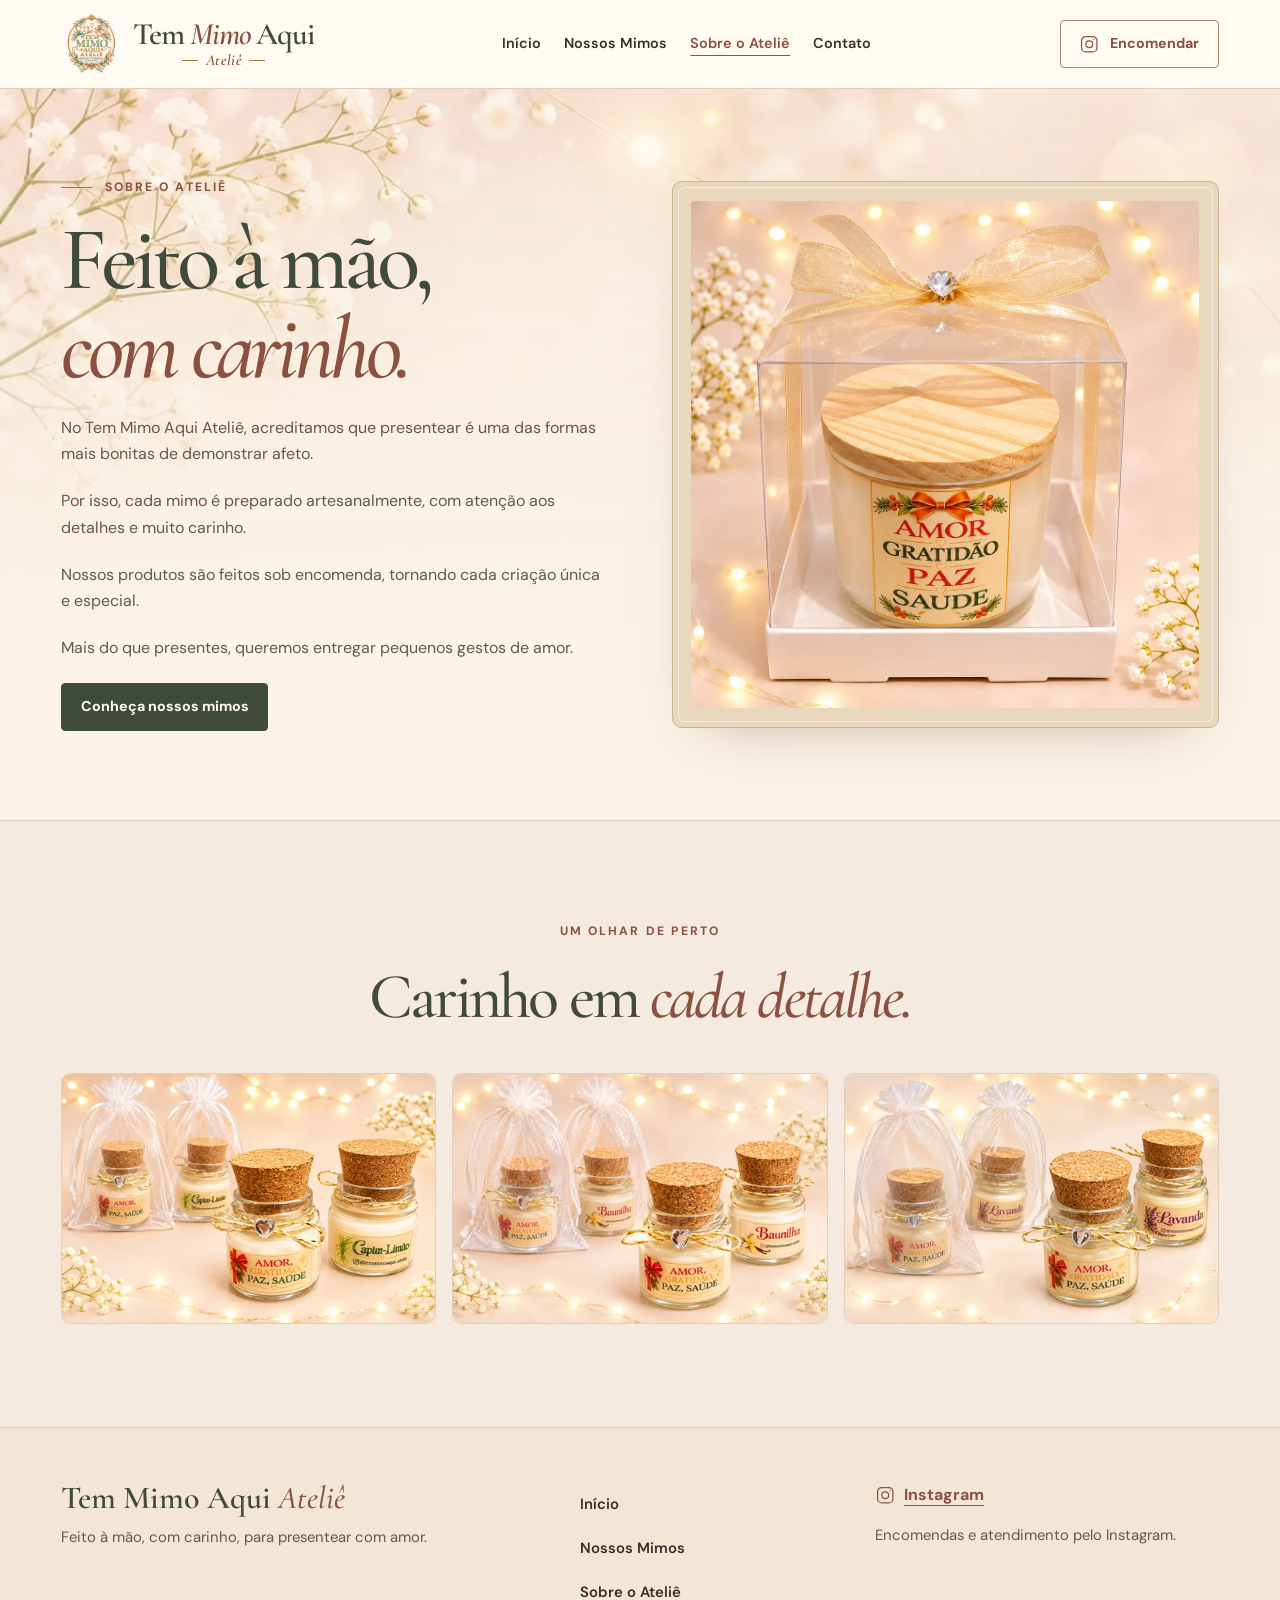
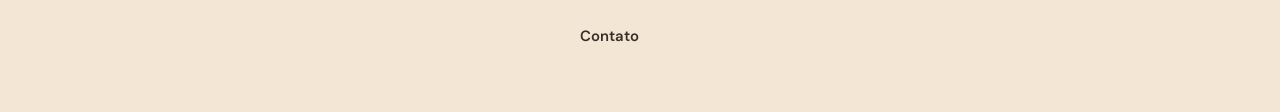
<file: website/sobre.html>
<!doctype html>
<html lang="pt-BR">
<head>
  <meta charset="utf-8">
  <meta name="viewport" content="width=device-width, initial-scale=1">
  <meta name="theme-color" content="#fbf3e6">
  <title>Sobre o Ateliê | Tem Mimo Aqui Ateliê</title>
  <meta name="description" content="Conheça o Tem Mimo Aqui Ateliê e o carinho por trás dos presentes feitos à mão e sob encomenda.">
  <meta property="og:title" content="Sobre o Ateliê | Tem Mimo Aqui Ateliê">
  <meta property="og:description" content="Conheça o Tem Mimo Aqui Ateliê e o carinho por trás dos presentes feitos à mão e sob encomenda.">
  <meta property="og:type" content="website">
  <meta property="og:locale" content="pt_BR">
  <meta property="og:site_name" content="Tem Mimo Aqui Ateliê">
  <link rel="icon" href="assets/icons/favicon.svg" type="image/svg+xml">
  <link rel="preconnect" href="https://fonts.googleapis.com">
  <link rel="preconnect" href="https://fonts.gstatic.com" crossorigin>
  <link rel="stylesheet" href="https://fonts.googleapis.com/css2?family=Cormorant+Garamond:ital,wght@0,400..600;1,400..600&amp;family=DM+Sans:wght@400..700&amp;display=swap">
  <link rel="stylesheet" href="css/styles.css">
  <link rel="stylesheet" href="css/animations.css">
  <script src="js/main.js" defer></script>
  <script src="js/animations.js" defer></script>
</head>
<body>
  <a class="skip-link" href="#conteudo">Pular para o conteúdo</a>
  <!-- inicio:cabecalho -->
<header class="site-header">
  <div class="wrap header-inner">
    <a class="brand" href="index.html" aria-label="Tem Mimo Aqui Ateliê"><span class="brand-mark"><img src="assets/images/logo/logo.jpg" srcset="assets/images/logo/logo-220.webp 220w" sizes="66px" width="1254" height="1254" alt="" decoding="async"></span><span class="brand-name">Tem <em>Mimo</em> Aqui<span>Ateliê</span></span></a>
    <nav class="desktop-nav" aria-label="Navegação principal"><ul><li><a href="index.html">Início</a></li><li><a href="catalogo.html">Nossos Mimos</a></li><li><a href="sobre.html" aria-current="page">Sobre o Ateliê</a></li><li><a href="contato.html">Contato</a></li></ul></nav>
    <a class="button secondary desktop-order instagram" href="https://www.instagram.com/temmimoaqui.atelie/" target="_blank" rel="noopener noreferrer"><svg class="icon " aria-hidden="true"><use href="assets/icons/mimos.svg#instagram"></use></svg>Encomendar</a>
    <details class="mobile-nav">
      <summary><span class="sr-only">Menu principal</span><svg class="icon open-icon" aria-hidden="true"><use href="assets/icons/mimos.svg#menu"></use></svg><svg class="icon close-icon" aria-hidden="true"><use href="assets/icons/mimos.svg#close"></use></svg></summary>
      <nav class="mobile-panel" aria-label="Navegação principal">
        <ul><li><a href="index.html">Início</a></li><li><a href="catalogo.html">Nossos Mimos</a></li><li><a href="sobre.html" aria-current="page">Sobre o Ateliê</a></li><li><a href="contato.html">Contato</a></li></ul>
        <a class="button secondary instagram" href="https://www.instagram.com/temmimoaqui.atelie/" target="_blank" rel="noopener noreferrer"><svg class="icon " aria-hidden="true"><use href="assets/icons/mimos.svg#instagram"></use></svg>Encomendar</a>
      </nav>
    </details>
  </div>
</header>
<!-- fim:cabecalho -->
  <main id="conteudo" tabindex="-1">
<section class="wrap story">
  <div class="story-copy">
    <p class="eyebrow"><span class="short-rule"></span> Sobre o ateliê</p>
    <h1>Feito à mão,<br> <em>com carinho.</em></h1>
    <p>No Tem Mimo Aqui Ateliê, acreditamos que presentear é uma das formas mais bonitas de demonstrar afeto.</p>
    <p>Por isso, cada mimo é preparado artesanalmente, com atenção aos detalhes e muito carinho.</p>
    <p>Nossos produtos são feitos sob encomenda, tornando cada criação única e especial.</p>
    <p>Mais do que presentes, queremos entregar pequenos gestos de amor.</p>
    <a class="button primary" href="catalogo.html">Conheça nossos mimos</a>
  </div>
  <!-- inicio:sobre -->
<div class="editorial-photo"><div class="photo-mat"><img src="assets/images/products/Elegant%20Candle%20Gift%20Box%20with%20Golden%20Bow.png" srcset="assets/images/products/web/vela-embalada-480.webp 480w, assets/images/products/web/vela-embalada-1080.webp 1080w" sizes="(min-width: 80rem) 620px, (min-width: 54rem) 51vw, 92vw" width="1254" height="1254" alt="Vela com tampa de madeira em caixa transparente com laço dourado." fetchpriority="high" decoding="async"></div><span class="glimmer" aria-hidden="true"></span></div>
<!-- fim:sobre -->
</section>
<section class="section gallery-section" aria-labelledby="detalhes">
  <div class="wrap">
    <div class="section-heading centered" data-reveal><p class="eyebrow">Um olhar de perto</p><h2 id="detalhes">Carinho em <em>cada detalhe.</em></h2></div>
    <!-- inicio:galeria -->
<div class="gallery"><figure><img src="assets/images/products/Cozy%20Handmade%20Candle%20Gift%20Set%281%29.png" srcset="assets/images/products/web/capim-limao-480.webp 480w, assets/images/products/web/capim-limao-1080.webp 1080w" sizes="(min-width: 80rem) 380px, (min-width: 62rem) 30vw, (min-width: 42rem) 45vw, 90vw" width="1536" height="1024" alt="Velas em potes com tampas de cortiça, incluindo uma com rótulo de Capim-Limão." loading="lazy" decoding="async"></figure><figure><img src="assets/images/products/Cozy%20Handmade%20Candle%20Gift%20Set.png" srcset="assets/images/products/web/baunilha-480.webp 480w, assets/images/products/web/baunilha-1080.webp 1080w" sizes="(min-width: 80rem) 380px, (min-width: 62rem) 30vw, (min-width: 42rem) 45vw, 90vw" width="1536" height="1024" alt="Velas em potes com tampas de cortiça, incluindo uma com rótulo de Baunilha." loading="lazy" decoding="async"></figure><figure><img src="assets/images/products/Festive%20Lavender%20Favor%20Candle%20Collection.png" srcset="assets/images/products/web/lavanda-480.webp 480w, assets/images/products/web/lavanda-1080.webp 1080w" sizes="(min-width: 80rem) 380px, (min-width: 62rem) 30vw, (min-width: 42rem) 45vw, 90vw" width="1536" height="1024" alt="Velas para lembrancinha com tampas de cortiça, incluindo uma com rótulo de Lavanda." loading="lazy" decoding="async"></figure></div>
<!-- fim:galeria -->
  </div>
</section>
  </main>
  <!-- inicio:rodape -->
<footer class="site-footer">
  <div class="wrap footer-grid">
    <div><a class="footer-brand" href="index.html">Tem Mimo Aqui <em>Ateliê</em></a><p>Feito à mão, com carinho, para presentear com amor.</p></div>
    <nav aria-label="Navegação do rodapé"><ul><li><a href="index.html">Início</a></li><li><a href="catalogo.html">Nossos Mimos</a></li><li><a href="sobre.html">Sobre o Ateliê</a></li><li><a href="contato.html">Contato</a></li></ul></nav>
    <div class="footer-order"><a class="text-link instagram" href="https://www.instagram.com/temmimoaqui.atelie/" target="_blank" rel="noopener noreferrer"><svg class="icon " aria-hidden="true"><use href="assets/icons/mimos.svg#instagram"></use></svg> Instagram</a><p>Encomendas e atendimento pelo Instagram.</p></div>
  </div>
</footer>
<!-- fim:rodape -->
</body>
</html>
</file>
<file: website/css/styles.css>
:root {
  color-scheme: light;
  --paper: #fbf3e6;
  --surface: #fffdf9;
  --cream: #f3e6d4;
  --rose: #ecd8d0;
  --champagne: #e9d8be;
  --gold: #a37547;
  --ink: #382f29;
  --muted: #66574e;
  --green: #404b3c;
  --terra: #8a5040;
  --line: #ded0c1;
  --serif: "Cormorant Garamond", Georgia, serif;
  --sans: "DM Sans", system-ui, sans-serif;
  --content: 76rem;
  --gutter: clamp(1.125rem, 4.8vw, 4rem);
  --radius: 0.6rem;
}
*, *::before, *::after { box-sizing: border-box; }
body { margin: 0; background: var(--paper); color: var(--ink); font: 400 1rem/1.65 var(--sans); }
img { display: block; max-width: 100%; height: auto; }
a { color: inherit; }
button, summary { font: inherit; }
[hidden] { display: none !important; }
:focus-visible { outline: 3px solid var(--terra); outline-offset: 5px; }
main {
  background-image: url("../assets/images/decorative/fio-de-fada.webp"), url("../assets/images/decorative/mosquitinho.webp");
  background-position: left top, right bottom;
  background-repeat: no-repeat;
  background-size: max(100%, 30rem) auto, min(100%, 68rem) auto;
}
main:focus { outline: none; }
p, h1, h2, h3, figure { margin: 0; }
h1, h2, h3, .hero-title { font-family: var(--serif); font-weight: 500; line-height: .99; color: var(--green); }
h1, .hero-title { font-size: clamp(3.15rem, 7vw, 6.6rem); letter-spacing: -.055em; }
h2 { font-size: clamp(2.45rem, 5vw, 4.3rem); letter-spacing: -.045em; }
h3 { font-size: clamp(1.65rem, 3vw, 2.18rem); letter-spacing: -.025em; line-height: 1.06; }
em { color: var(--terra); font-weight: 500; }
.wrap { width: min(var(--content), 100% - 2 * var(--gutter)); margin-inline: auto; }
.section { padding-block: clamp(3.75rem, 8vw, 7rem); }
.sr-only, .skip-link:not(:focus) { position: absolute; width: 1px; height: 1px; padding: 0; margin: -1px; overflow: hidden; clip-path: inset(50%); white-space: nowrap; border: 0; }
.skip-link:focus { position: fixed; z-index: 5; top: .75rem; left: 1rem; padding: .7rem 1rem; background: var(--surface); }
.icon { display: inline-block; flex: none; width: 1.28rem; height: 1.28rem; fill: none; stroke: currentColor; stroke-width: 1.45; stroke-linecap: round; stroke-linejoin: round; vertical-align: middle; }
.eyebrow { color: var(--terra); font: 700 .76rem/1.4 var(--sans); text-transform: uppercase; letter-spacing: .17em; }
.short-rule { display: inline-block; width: 1.9rem; height: 1px; margin-right: .5rem; vertical-align: .22em; background: var(--gold); }
.intro { max-width: 33rem; color: var(--muted); font-size: clamp(1rem, 1.9vw, 1.13rem); }
.button {
  display: inline-flex; width: fit-content; max-width: 100%; min-height: 3rem; align-items: center; justify-content: center;
  gap: .65rem; border: 1px solid transparent; border-radius: .25rem; padding: .75rem 1.15rem;
  font-size: .89rem; font-weight: 700; line-height: 1.35; text-align: center; text-decoration: none;
  transition: background-color 240ms ease, border-color 240ms ease, color 240ms ease, box-shadow 240ms ease;
}
.primary { background: var(--green); color: var(--surface); border-color: var(--green); }
.secondary { background: transparent; border-color: #a88773; color: var(--terra); }
.text-link { display: inline-flex; align-items: center; gap: .55rem; width: fit-content; color: var(--terra); font-weight: 700; text-underline-offset: .3em; }
.actions { display: flex; flex-wrap: wrap; gap: .7rem; }
.actions .button { flex: 1 1 13rem; }

.site-header { position: relative; z-index: 2; border-bottom: 1px solid var(--line); background: #fffaf2; }
.header-inner { position: relative; display: flex; justify-content: space-between; align-items: center; gap: 1rem; min-height: 4.95rem; }
.brand { display: inline-flex; align-items: center; gap: .7rem; text-decoration: none; flex: none; }
.brand-mark { display: grid; place-items: center; inline-size: 3.25rem; block-size: 3.25rem; color: var(--terra); }
.brand-mark img { width: 100%; height: 100%; object-fit: contain; }
.brand-name { display: block; color: var(--green); font: 600 clamp(1.57rem, 3.5vw, 1.95rem)/.95 var(--serif); white-space: nowrap; letter-spacing: -.036em; }
.brand-name em { font-weight: 600; }
.brand-name span {
  display: flex; align-items: center; justify-content: center; gap: .45rem;
  margin-top: .15rem; color: var(--terra); font: italic 600 .97rem/1.05 var(--serif); letter-spacing: .045em;
}
.brand-name span::before, .brand-name span::after { width: 1rem; height: 1px; background: var(--gold); content: ""; }
.desktop-nav, .desktop-order { display: none; }
.site-header ul, .site-footer ul { padding: 0; margin: 0; list-style: none; }
.site-header nav li a { font-weight: 600; color: var(--ink); text-decoration: none; }
.site-header nav li a[aria-current="page"] { color: var(--terra); text-decoration: underline; text-decoration-thickness: 1px; text-underline-offset: .47em; }
.mobile-nav summary { display: grid; place-items: center; width: 2.75rem; height: 2.75rem; color: var(--terra); border: 1px solid var(--line); border-radius: .25rem; cursor: pointer; list-style: none; }
.mobile-nav summary::-webkit-details-marker { display: none; }
.mobile-nav summary .icon { grid-area: 1 / 1; }
.mobile-nav:not([open]) .close-icon, .mobile-nav[open] .open-icon { display: none; }
.mobile-panel { position: absolute; inset: calc(100% - .25rem) 0 auto; padding: .75rem 1.25rem 1.15rem; background: var(--surface); border: 1px solid var(--line); border-radius: var(--radius); box-shadow: 0 15px 30px #53362918; }
.mobile-panel li a { display: flex; align-items: center; min-height: 2.75rem; }
.mobile-panel .button { margin-top: .5rem; }

.hero, .story, .contact-layout { display: grid; gap: clamp(2rem, 5vw, 5rem); align-items: center; padding-block: clamp(3.4rem, 7vw, 6.3rem); }
.hero-copy, .story-copy, .contact-copy { display: grid; justify-items: start; gap: 1.3rem; }
.hero-title { font-size: clamp(2.7rem, 8.8vw, 4.3rem); }
.hero-title em { display: block; }
.hero .actions { width: 100%; margin-top: .35rem; }
.editorial-photo { position: relative; padding: clamp(.65rem, 1.6vw, 1.15rem); border: 1px solid #cfb597; border-radius: var(--radius); background: var(--champagne); box-shadow: 0 24px 54px -37px #70422e83; }
.editorial-photo::after { position: absolute; content: ""; inset: .31rem; border: 1px solid #fff8; border-radius: calc(var(--radius) - .2rem); pointer-events: none; }
.photo-mat { position: relative; overflow: hidden; border-radius: .24rem; background: #f1e1d0; }
.photo-mat img { width: 100%; height: 100%; object-fit: contain; }
.hero-photo .photo-mat { aspect-ratio: 3 / 2; }
.glimmer { position: absolute; pointer-events: none; inset: 0; }
.glimmer::before, .glimmer::after { position: absolute; top: 13%; left: 11%; width: .31rem; height: .31rem; border-radius: 50%; background: #fff3db; box-shadow: 0 0 1rem .21rem #ffe8bb; content: ""; }
.glimmer::after { top: 79%; left: 90%; width: .21rem; height: .21rem; }
.values { padding-block: 1rem; background: var(--cream); border-block: 1px solid var(--line); }
.values-inner { display: flex; flex-wrap: wrap; justify-content: space-evenly; gap: .63rem 1.2rem; text-align: center; }
.values-inner > span { display: inline-flex; gap: .55rem; align-items: center; color: var(--terra); font-size: .9rem; font-weight: 600; }
.values-inner .icon { width: 1.05rem; height: 1.05rem; }
.section-heading { display: grid; gap: 1rem; margin-bottom: clamp(1.5rem, 4vw, 2.8rem); }
.section-heading .eyebrow { margin-bottom: .55rem; }
.centered { text-align: center; justify-items: center; }

.product-grid { display: grid; gap: clamp(1rem, 2vw, 1.65rem); }
.product-card { display: flex; min-width: 0; flex-direction: column; overflow: hidden; border: 1px solid var(--line); border-radius: var(--radius); background: var(--surface); box-shadow: 0 12px 26px -26px #77463299; }
.product-media { display: grid; grid-template: minmax(0, 1fr) / minmax(0, 1fr); overflow: hidden; aspect-ratio: 1.35; min-width: 0; background: #f2e4d6; }
.photo-link { position: relative; display: block; }
.photo-link:focus-visible { outline-offset: -4px; z-index: 1; }
.product-media img { width: 100%; height: 100%; object-fit: contain; }
.photo-zoom {
  position: absolute; right: .55rem; bottom: .55rem; display: inline-flex; align-items: center; gap: .3rem;
  padding: .25rem .54rem; color: var(--ink); background: var(--surface); border: 1px solid var(--line);
  border-radius: 2rem; font-size: .76rem; font-weight: 700;
}
.photo-zoom .icon { width: .92rem; height: .92rem; }
.photo-dialog {
  width: min(69rem, 100% - 1rem); max-width: none; max-height: calc(100% - 1rem);
  padding: .65rem; color: var(--ink); background: var(--surface); border: 1px solid var(--line); border-radius: var(--radius);
}
.photo-dialog::backdrop { background: #30291ee0; }
.photo-dialog-header { display: flex; align-items: center; justify-content: space-between; gap: .6rem; padding: .15rem .2rem .6rem; }
.photo-dialog-header h2 { font-size: clamp(1.4rem, 4vw, 2.4rem); letter-spacing: -.025em; }
.photo-dialog-header button {
  display: grid; width: 2.75rem; height: 2.75rem; place-items: center; color: var(--terra); background: var(--paper);
  border: 1px solid var(--line); border-radius: .25rem; cursor: pointer;
}
.photo-dialog img { width: 100%; height: auto; max-height: 72vh; max-height: 72dvh; object-fit: contain; background: var(--cream); }
@media (max-width: 41.99rem) {
  .product-media { aspect-ratio: 3 / 2; }
  .product-media--portrait { aspect-ratio: 4 / 5; }
  .product-media--square { aspect-ratio: 1; }
}
.photo-placeholder { display: grid; width: 100%; height: 100%; min-height: 13rem; place-content: center; justify-items: center; gap: .65rem; padding: 1rem; color: var(--terra); text-align: center; }
.photo-placeholder .icon { width: 2.3rem; height: 2.3rem; stroke-width: 1; }
.photo-placeholder span { font-size: .84rem; font-weight: 600; }
.product-copy { display: flex; flex: 1; flex-direction: column; align-items: start; gap: .65rem; padding: clamp(1.05rem, 2.4vw, 1.65rem); }
.product-category { display: flex; gap: .45rem; align-items: center; }
.product-category .icon { width: 1.05rem; height: 1.05rem; }
.product-description { flex: 1; color: var(--muted); }
.price { color: var(--terra); font-size: 1.1rem; font-weight: 700; }
.product-order { margin-top: .2rem; }

.order { background: #f5eee4; border-block: 1px solid var(--line); }
.steps { display: grid; grid-template-columns: repeat(2, minmax(0, 1fr)); gap: 1.75rem 1rem; padding: 0; list-style: none; margin: 0; }
.steps li { display: grid; justify-items: start; align-content: start; gap: .58rem; }
.steps .icon { width: 1.9rem; height: 1.9rem; color: var(--terra); margin-bottom: .3rem; }
.steps li p { color: var(--muted); }
.payment { color: var(--muted); }
.order .payment { text-align: center; border-top: 1px solid var(--line); margin-top: clamp(1.75rem, 5vw, 3.25rem); padding-top: 1.2rem; }
.social-panel { display: grid; justify-items: start; gap: 1.05rem; align-items: center; padding: clamp(1.15rem, 4vw, 2.9rem); border: 1px solid var(--line); border-radius: var(--radius); background: var(--rose); }
.social-panel h2 { font-size: clamp(2.2rem, 4.3vw, 3.45rem); }
.social-panel p { max-width: 39rem; margin-top: .65rem; color: var(--muted); }
.social-icon { width: 2.3rem; height: 2.3rem; color: var(--terra); }

.page-intro { display: grid; gap: 1.05rem; justify-items: center; text-align: center; padding-block: clamp(2.45rem, 5vw, 4rem) clamp(1.5rem, 3vw, 2.5rem); }
.page-intro > p:not(.eyebrow) { max-width: 38rem; color: var(--muted); }
.ornament { display: inline-flex; align-items: center; gap: .75rem; }
.ornament::before, .ornament::after { width: 1.2rem; height: 1px; background: var(--gold); content: ""; }
.pdf-link { display: inline-flex; min-height: 2.75rem; align-items: center; }
.filters { display: flex; flex-wrap: wrap; justify-content: center; gap: .55rem; padding-bottom: clamp(1.65rem, 3vw, 2.5rem); }
.filters button { min-height: 2.75rem; padding: .48rem .9rem; color: var(--terra); background: var(--surface); border: 1px solid #ae8b79; border-radius: 2rem; font-size: .88rem; font-weight: 700; cursor: pointer; }
.filters button[aria-pressed="true"] { color: var(--surface); background: var(--green); border-color: var(--green); }
.catalog-edition { border-top: 1px solid var(--line); padding-block: clamp(1.5rem, 4.5vw, 3rem) clamp(2.3rem, 6vw, 4.5rem); }
.edition-heading { display: grid; gap: .55rem; justify-items: center; text-align: center; margin-bottom: clamp(1.25rem, 3vw, 2rem); }
.edition-heading > p { color: var(--muted); }
.edition-ornament { display: flex; gap: .75rem; align-items: center; color: var(--gold); }
.edition-ornament::before, .edition-ornament::after { width: 1.3rem; height: 1px; background: currentColor; content: ""; }
.edition-ornament .icon { width: .88rem; height: .88rem; }
.catalog-note { padding-top: clamp(1rem, 4vw, 2rem); }
.empty { padding-block: 2.5rem; text-align: center; color: var(--muted); }
.story-copy > p:not(.eyebrow) { color: var(--muted); max-width: 35rem; }
.gallery-section { background: #f4eadf; border-top: 1px solid var(--line); }
.gallery { display: grid; gap: 1rem; }
.gallery figure { display: grid; min-width: 0; place-items: center; background: var(--cream); border-radius: var(--radius); border: 1px solid var(--line); overflow: hidden; }
.gallery img { width: 100%; object-fit: contain; }
.contact-layout h1 { font-size: clamp(3.1rem, 7vw, 6.2rem); }
.handle { font-size: clamp(1rem, 3vw, 1.25rem); }
.contact-art { position: relative; border-radius: var(--radius); overflow: hidden; }
.contact-art img { width: 100%; }
.contact-payment { display: flex; align-items: center; gap: .85rem; padding: 1rem; margin-bottom: clamp(3rem, 6vw, 5rem); border-block: 1px solid var(--line); color: var(--terra); }

.site-footer { padding-block: clamp(2rem, 5vw, 3.4rem); border-top: 1px solid var(--line); background: var(--cream); }
.footer-grid { display: grid; gap: 1.25rem; }
.footer-brand { font: 600 2rem/1 var(--serif); color: var(--green); text-decoration: none; }
.site-footer p { margin-top: .55rem; color: var(--muted); font-size: .93rem; }
.site-footer li a { display: inline-flex; min-height: 2.75rem; align-items: center; text-decoration: none; font-weight: 600; font-size: .93rem; }

@media (min-width: 36rem) {
  .actions .button { flex: 0 1 auto; }
  .split-heading { grid-template-columns: 1fr auto; align-items: end; }
  .social-panel { grid-template-columns: auto 1fr; }
  .social-panel .button { grid-column: 2; }
  .footer-grid { grid-template-columns: repeat(2, 1fr); }
}
@media (min-width: 42rem) {
  .product-grid, .gallery { grid-template-columns: repeat(2, minmax(0, 1fr)); }
  .steps { grid-template-columns: repeat(4, minmax(0, 1fr)); gap: 1.5rem; }
}
@media (min-width: 54rem) {
  .hero { grid-template-columns: minmax(0, 1fr) minmax(0, 1.15fr); }
  .hero-title { font-size: clamp(3rem, 4.58vw, 4.28rem); }
  .story, .contact-layout { grid-template-columns: repeat(2, minmax(0, 1fr)); }
  .hero .actions { column-gap: .6rem; }
  .header-inner { min-height: 5.5rem; }
  .brand-mark { width: 3.8rem; height: 3.8rem; }
  .desktop-nav, .desktop-order { display: inline-flex; }
  .desktop-nav ul { display: flex; align-items: center; flex-wrap: wrap; gap: .3rem clamp(.7rem, 1.8vw, 1.9rem); }
  .desktop-nav li a { display: inline-flex; align-items: center; min-height: 3rem; font-size: .9rem; }
  .mobile-nav { display: none; }
  .catalog-edition .product-grid:has(> .product-card:nth-child(2):last-child) { grid-template-columns: repeat(2, minmax(0, 1fr)); }
  .single-edition .product-grid { grid-template-columns: minmax(0, 1fr); }
  .single-edition .product-card { display: grid; grid-template-columns: 56% 44%; }
  .single-edition .product-media { aspect-ratio: 1.75; }
  .single-edition .product-copy { align-self: center; padding: clamp(1.5rem, 4vw, 3.5rem); }
  .single-edition .product-copy h3 { font-size: clamp(2rem, 4.2vw, 3.6rem); }
  .footer-grid { grid-template-columns: 1.45fr .8fr 1fr; }
}
@media (min-width: 62rem) {
  .product-grid, .gallery { grid-template-columns: repeat(3, minmax(0, 1fr)); }
  .social-panel { grid-template-columns: auto 1fr auto; gap: 1.5rem; }
  .social-panel .button { grid-column: auto; }
}
@media (max-width: 21rem) {
  .steps { grid-template-columns: 1fr; }
}
@media (hover: hover) and (pointer: fine) {
  .primary:hover { background: #515b48; border-color: #515b48; }
  .secondary:hover, .filters button:not([aria-pressed="true"]):hover { background: #f1e1d2; border-color: var(--terra); }
  .instagram:hover .icon { transform: translateX(2px); }
  .product-card:hover .product-media img { transform: scale(1.02); }
  .product-card:hover { box-shadow: 0 16px 34px -23px #76453073; }
  .contact-button:hover { box-shadow: inset 0 -2px #d5aa71; }
  .site-header nav a:hover, .site-footer nav a:hover { color: var(--terra); }
}

.social-photo { width: 100%; max-width: 10.5rem; background: var(--cream); border: 1px solid #c6a997; border-radius: .35rem; overflow: hidden; }
.social-photo img { width: 100%; object-fit: contain; }
.social-photo .photo-placeholder { min-height: 7rem; }
</file>
<file: website/css/animations.css>
:root { --settle: cubic-bezier(.22, 1, .36, 1); }

@view-transition { navigation: auto; }

::view-transition-old(root) { animation: page-away 180ms ease both; }
::view-transition-new(root) { animation: page-in 310ms var(--settle) both; }

.page-fallback-out main { animation: page-away 135ms ease both; }
.page-fallback-in main { animation: page-in 265ms var(--settle) both; }
.mobile-nav[open] .mobile-panel { animation: menu-in 210ms var(--settle) both; }
.contact-button { animation: contact-in 520ms var(--settle) both; }
.photo-dialog[open] { animation: photo-in 245ms var(--settle) both; }
.glimmer::before, .glimmer::after { animation: glimmer-in 3s ease-in-out both; }
.glimmer::after { animation-delay: .45s; }

[data-reveal].reveal-ready { opacity: 0; transform: translateY(18px); }
[data-reveal].reveal-visible {
  opacity: 1;
  transform: translateY(0);
  transition: opacity 550ms var(--settle), transform 550ms var(--settle);
  transition-delay: var(--reveal-delay, 0ms);
}
[data-reveal]:focus-within { opacity: 1; transform: none; transition: none; }
#catalog-results.filter-away { animation: filter-away 115ms ease both; }
#catalog-results.filter-in { animation: filter-in 240ms var(--settle) both; }
.product-card { transition: box-shadow 300ms ease; }
.product-media img, .instagram .icon { transition: transform 290ms var(--settle); }

@keyframes page-away { to { opacity: 0; transform: translateY(-4px); } }
@keyframes page-in { from { opacity: 0; transform: translateY(5px); } }
@keyframes menu-in { from { opacity: 0; transform: translateY(-5px); } }
@keyframes contact-in { from { opacity: 0; transform: translateY(6px); } }
@keyframes photo-in { from { opacity: 0; transform: scale(.97); } }
@keyframes glimmer-in { from { opacity: .15; } 55% { opacity: .85; } to { opacity: .45; } }
@keyframes filter-away { to { opacity: .27; } }
@keyframes filter-in { from { opacity: .6; } }

@media (prefers-reduced-motion: reduce) {
  *, *::before, *::after { animation-duration: .01ms !important; animation-delay: 0ms !important; transition-duration: .01ms !important; transition-delay: 0ms !important; }
  ::view-transition-old(root), ::view-transition-new(root) { animation: none; }
  [data-reveal].reveal-ready, [data-reveal].reveal-visible { opacity: 1; transform: none; }
  .product-card:hover .product-media img, .instagram:hover .icon { transform: none; }
}
</file>
